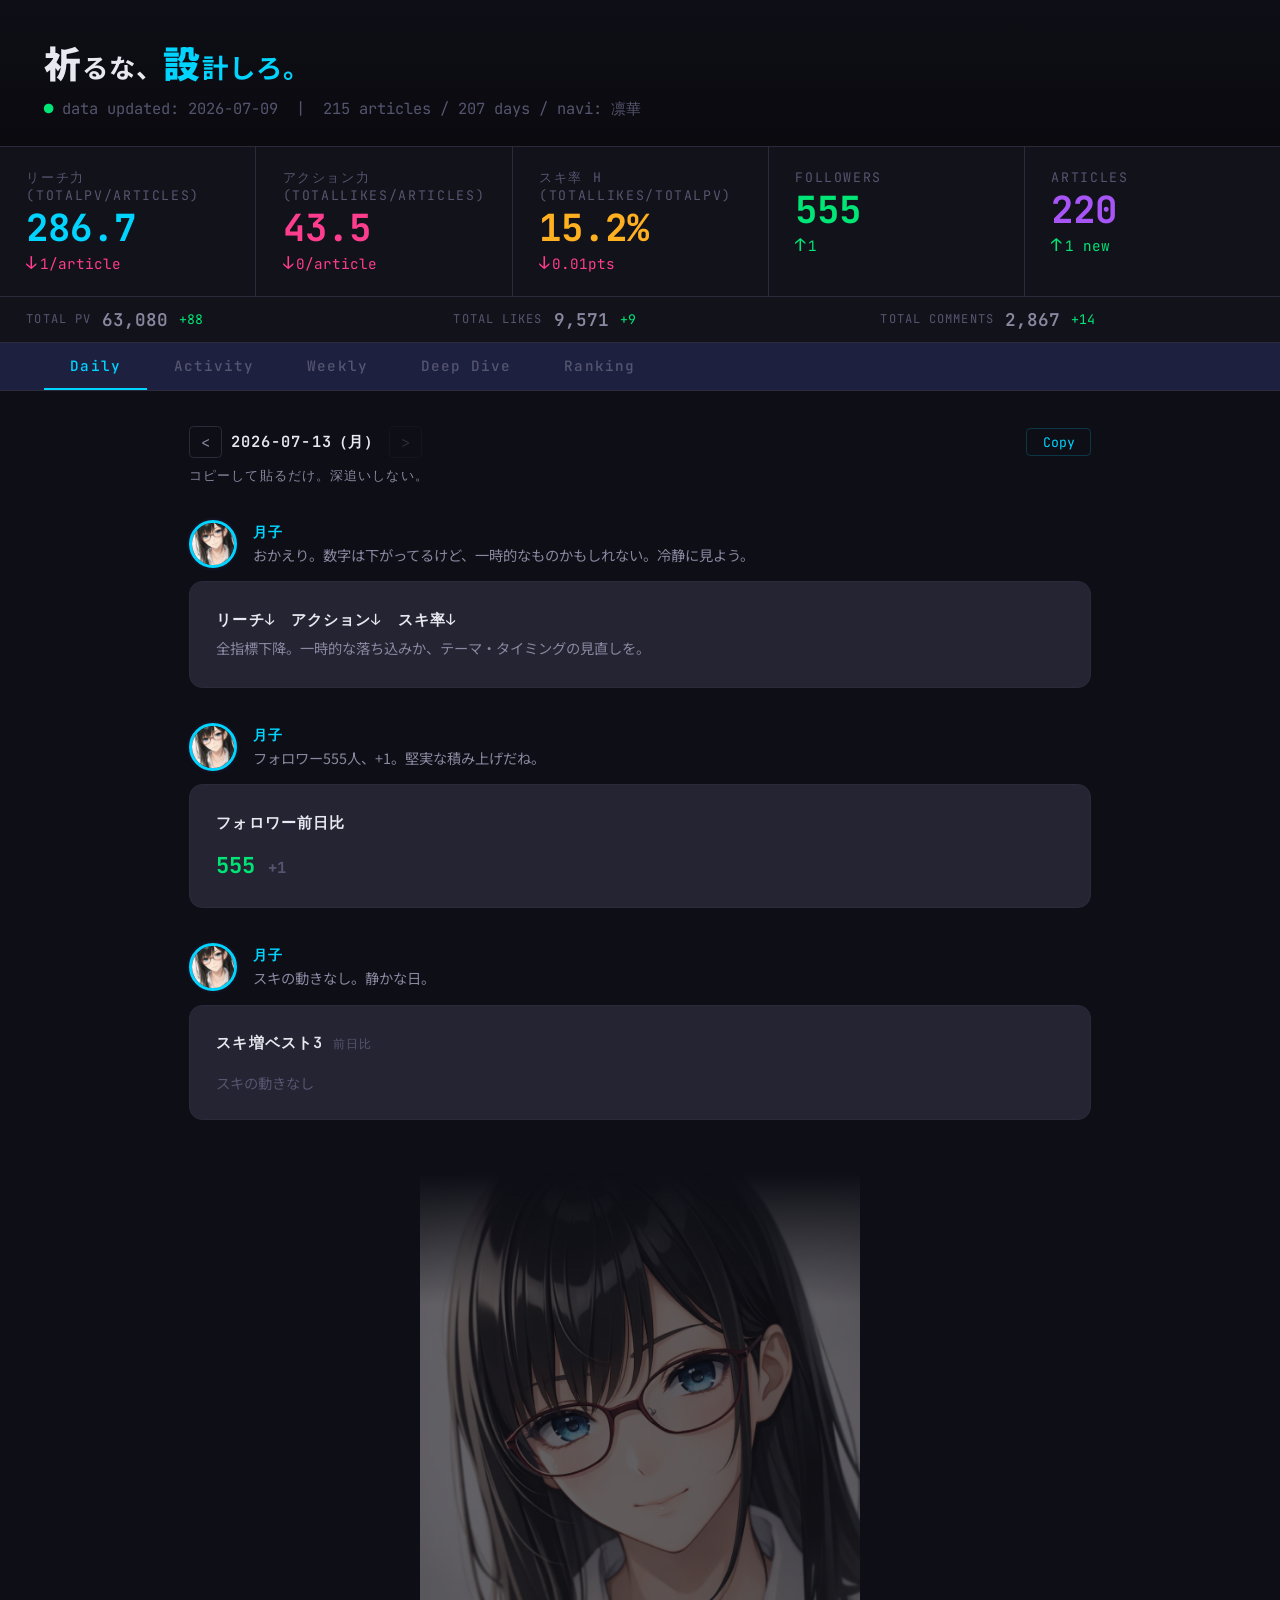
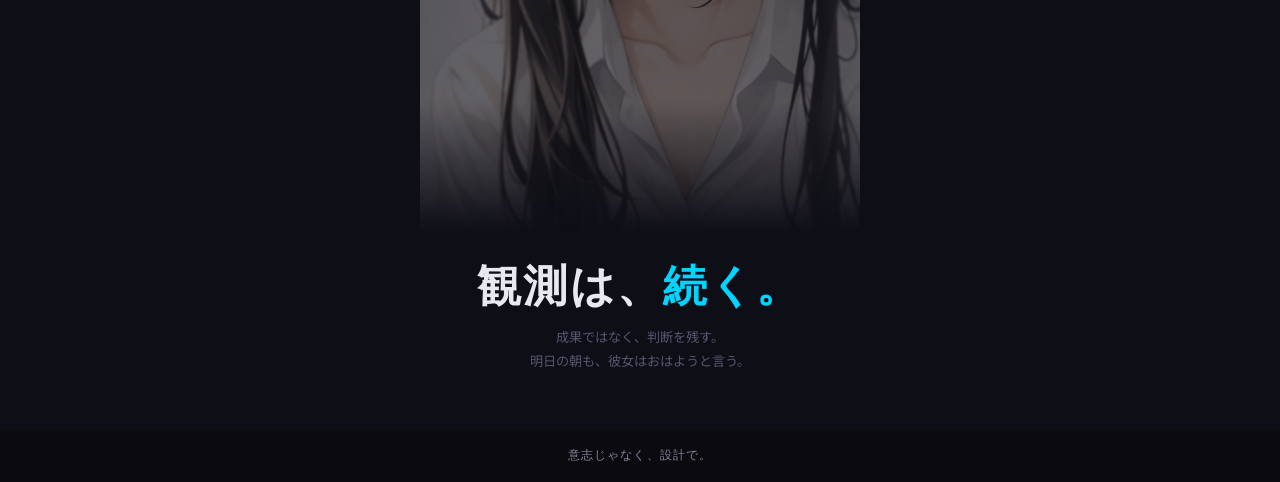
<file: index.html>
<!DOCTYPE html>
<html lang="ja">
<head>
<meta charset="UTF-8">
<meta name="viewport" content="width=device-width, initial-scale=1.0">
<title>祈るな、設計しろ。</title>
<link href="https://fonts.googleapis.com/css2?family=JetBrains+Mono:wght@300;400;500;600;700&family=Noto+Sans+JP:wght@300;400;500;700&display=swap" rel="stylesheet">
<link rel="icon" id="favicon" type="image/png" href="images/favicon/eyes-mon.png">
<link rel="stylesheet" href="app.css?v=1.4.1">
</head>
<body>

<div class="app">
  <!-- Header -->
  <header class="header">
    <div class="header-top">
      <h1><span class="h1-lead">祈</span>るな、<span class="h1-lead accent">設</span><span class="accent">計しろ。</span></h1>
    </div>
    <div class="header-meta">
      <span class="header-meta-line"><span class="live">●</span> data updated: <span id="lastUpdate">--</span></span>
      <span class="header-meta-sep">&nbsp;|&nbsp;</span>
      <span class="header-meta-line"><span id="articleCount">--</span> articles / <span id="daysSinceStart">--</span> days / navi: <span id="navigatorName">--</span></span>
    </div>
  </header>

  <!-- KPI Strip -->
  <div class="kpi-strip">
    <div class="kpi-item">
      <div class="kpi-label">リーチ力 (TotalPV/articles)</div>
      <div class="kpi-value cyan" id="kpiReach">--</div>
      <div class="kpi-sub" id="kpiReachSub"></div>
    </div>
    <div class="kpi-item">
      <div class="kpi-label">アクション力 (TotalLikes/articles)</div>
      <div class="kpi-value pink" id="kpiAction">--</div>
      <div class="kpi-sub" id="kpiActionSub"></div>
    </div>
    <div class="kpi-item">
      <div class="kpi-label">スキ率 η (TotalLikes/TotalPV)</div>
      <div class="kpi-value amber" id="kpiEta">--</div>
      <div class="kpi-sub" id="kpiEtaSub"></div>
    </div>
    <div class="kpi-item">
      <div class="kpi-label">Followers</div>
      <div class="kpi-value green" id="kpiFollowers">--</div>
      <div class="kpi-sub" id="kpiFollowersSub"></div>
    </div>
    <div class="kpi-item">
      <div class="kpi-label">Articles</div>
      <div class="kpi-value purple" id="kpiArticles">--</div>
      <div class="kpi-sub" id="kpiArticlesSub"></div>
    </div>
  </div>

  <!-- Detail KPI (Total PV / Likes / Comments) -->
  <div class="kpi-strip kpi-strip-sub">
    <div class="kpi-item-sub">
      <span class="kpi-sub-label">Total PV</span>
      <span class="kpi-sub-value" id="kpiPV">--</span>
      <span class="kpi-sub-diff" id="kpiPVsub"></span>
    </div>
    <div class="kpi-item-sub">
      <span class="kpi-sub-label">Total Likes</span>
      <span class="kpi-sub-value" id="kpiLikes">--</span>
      <span class="kpi-sub-diff" id="kpiLikesSub"></span>
    </div>
    <div class="kpi-item-sub">
      <span class="kpi-sub-label">Total Comments</span>
      <span class="kpi-sub-value" id="kpiComments">--</span>
      <span class="kpi-sub-diff" id="kpiCommentsSub"></span>
    </div>
  </div>

  <!-- Tab Bar -->
  <div class="tab-bar" id="tabBar">
    <button class="tab-bar-btn active" data-tab="daily">Daily</button>
    <button class="tab-bar-btn" data-tab="activity">Activity</button>
    <button class="tab-bar-btn" data-tab="weekly">Weekly</button>
    <button class="tab-bar-btn" data-tab="deepdive">Deep Dive</button>
    <button class="tab-bar-btn" data-tab="ranking">Ranking</button>
  </div>

  <!-- Daily Tab -->
  <div class="tab-content active" id="tabDaily">
    <div class="weekly-container">
      <div class="daily-toolbar">
        <div class="daily-toolbar-nav">
          <button class="commentary-nav" onclick="navigateDailyDate(-1)" id="dailyPrev" title="前日">&lt;</button>
          <span class="daily-toolbar-date" id="dailyDate">--</span>
          <button class="commentary-nav" onclick="navigateDailyDate(1)" id="dailyNext" title="翌日">&gt;</button>
        </div>
        <button class="commentary-copy" onclick="copyDailyMemo()">Copy</button>
      </div>
      <div class="weekly-header-text">コピーして貼るだけ。深追いしない。</div>
      <div id="dailyContent"></div>
      <div class="daily-closing" id="dailyClosing"></div>
    </div>
  </div>

  <!-- Activity Tab -->
  <div class="tab-content" id="tabActivity">
    <div class="weekly-container">
      <div class="weekly-header-text">つながりを確認して、スキ活に行く。</div>
      <div id="activityContent"></div>
    </div>
  </div>

  <!-- Weekly Tab -->
  <div class="tab-content" id="tabWeekly">
    <div class="weekly-container">
      <div class="weekly-toolbar">
        <div class="weekly-header-text">振り返って、来週を設計する。</div>
        <button class="commentary-copy" onclick="copyWeeklyReport()">レポートをコピー</button>
      </div>
      <div id="weeklyContent"></div>
    </div>
  </div>

  <!-- Deep Dive Tab -->
  <div class="tab-content" id="tabDeepdive">
    <div class="weekly-container">
      <div class="weekly-header-text">設計した。次は、検証だ。</div>
      <div id="deepDiveContent"></div>
    </div>
  </div><!-- /tabDeepdive -->

  <!-- Ranking Tab -->
  <div class="tab-content" id="tabRanking">
    <div class="weekly-container">
      <div class="weekly-header-text">早くスキした人が、勝ち。</div>
      <div style="font-size:12px;color:var(--accent-amber);margin-top:4px;margin-bottom:12px">記事の公開から早くスキしてくれた人ほど、ポイントが高くなります。</div>
      <div id="rankingContent"></div>
    </div>
  </div>

  <footer class="footer">
    意志じゃなく、設計で。
  </footer>
</div>

<!-- Suki Screenshot Modal -->
<div id="sukiScreenshotModal" style="display:none;position:fixed;inset:0;z-index:100;background:rgba(0,0,0,0.7);overflow:auto" onclick="if(event.target===this)closeSukiScreenshot()">
  <div style="max-width:900px;margin:40px auto;position:relative">
    <button onclick="closeSukiScreenshot()" style="position:absolute;top:8px;right:12px;background:none;border:none;font-size:24px;color:#666;cursor:pointer">&times;</button>
    <div id="sukiScreenshotContent"></div>
  </div>
</div>

<!-- Tooltip -->
<div class="tooltip" id="tooltip">
  <div class="tooltip-title" id="tooltipTitle"></div>
  <div class="tooltip-row" id="tooltipBody"></div>
</div>

<script src="girl-lines.js?v=1.4.0"></script>
<script src="app.js?v=1.4.1"></script>
</body>
</html>
</file>
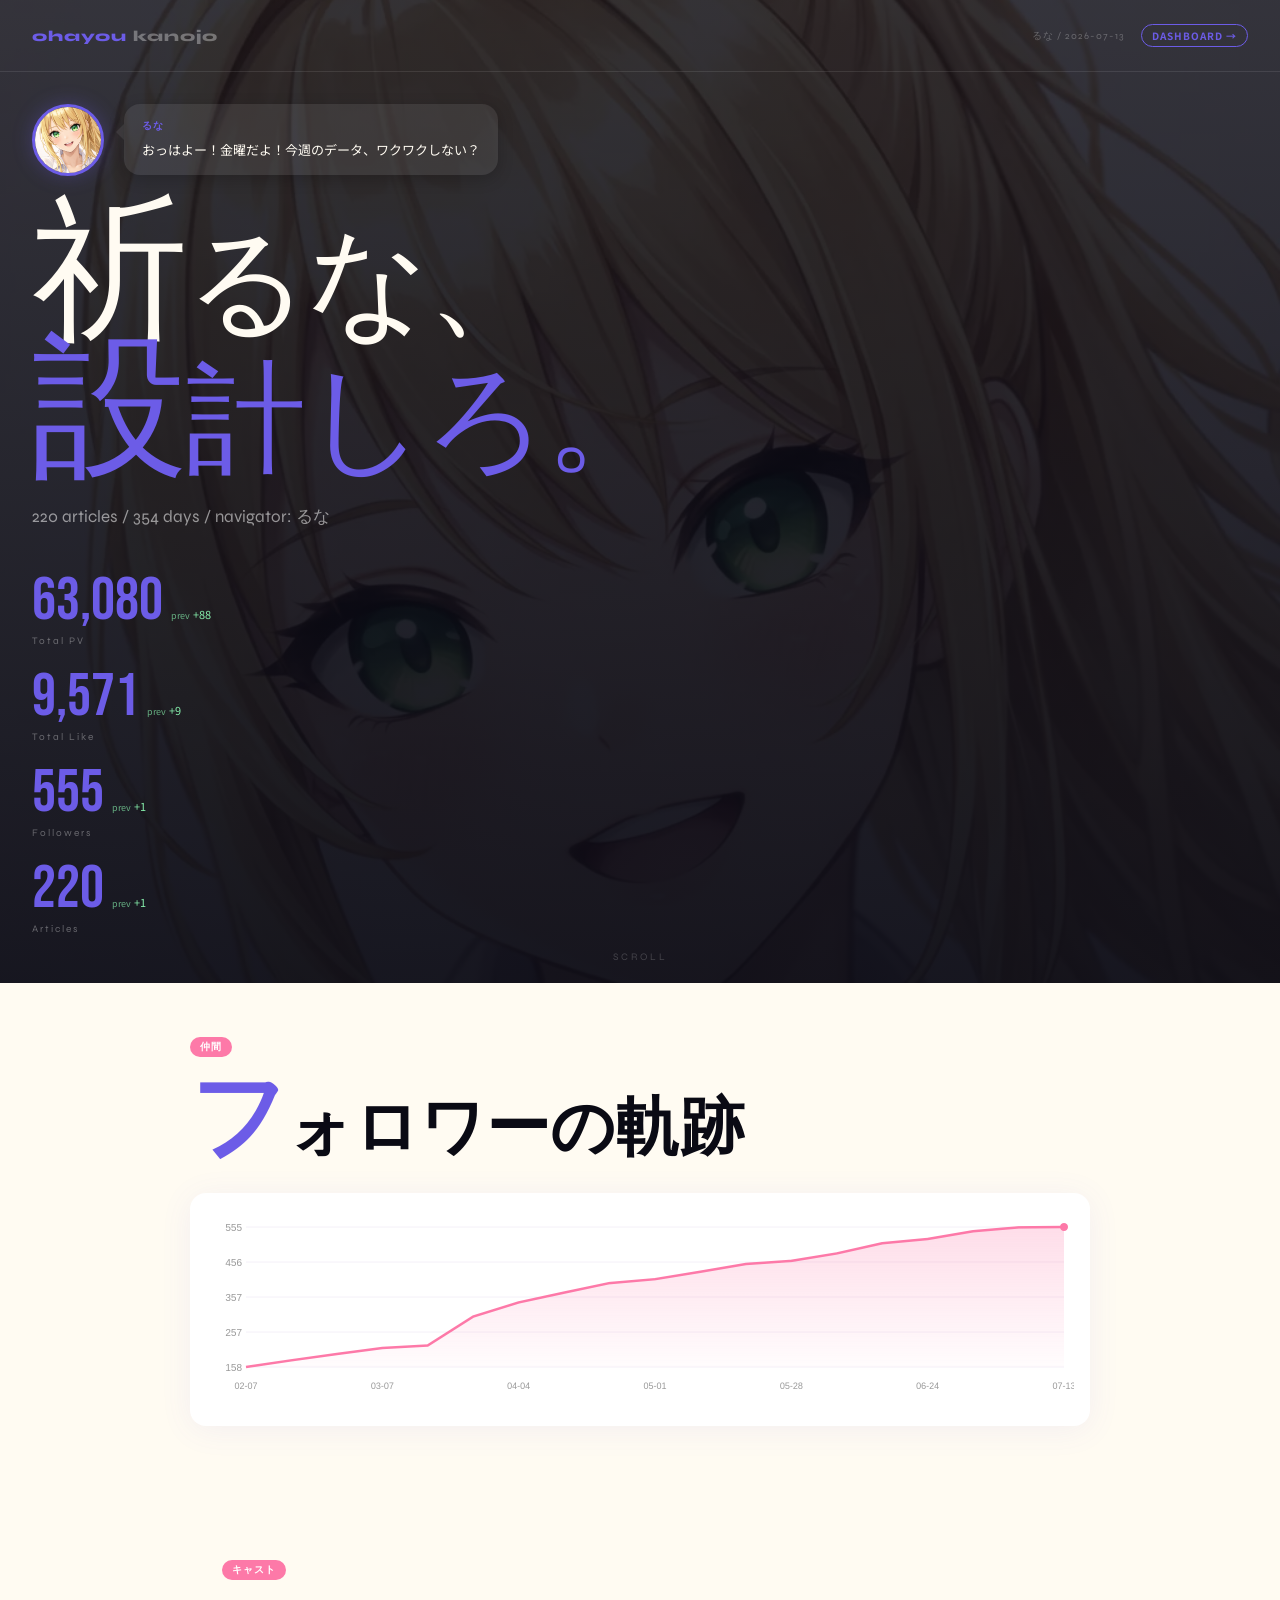
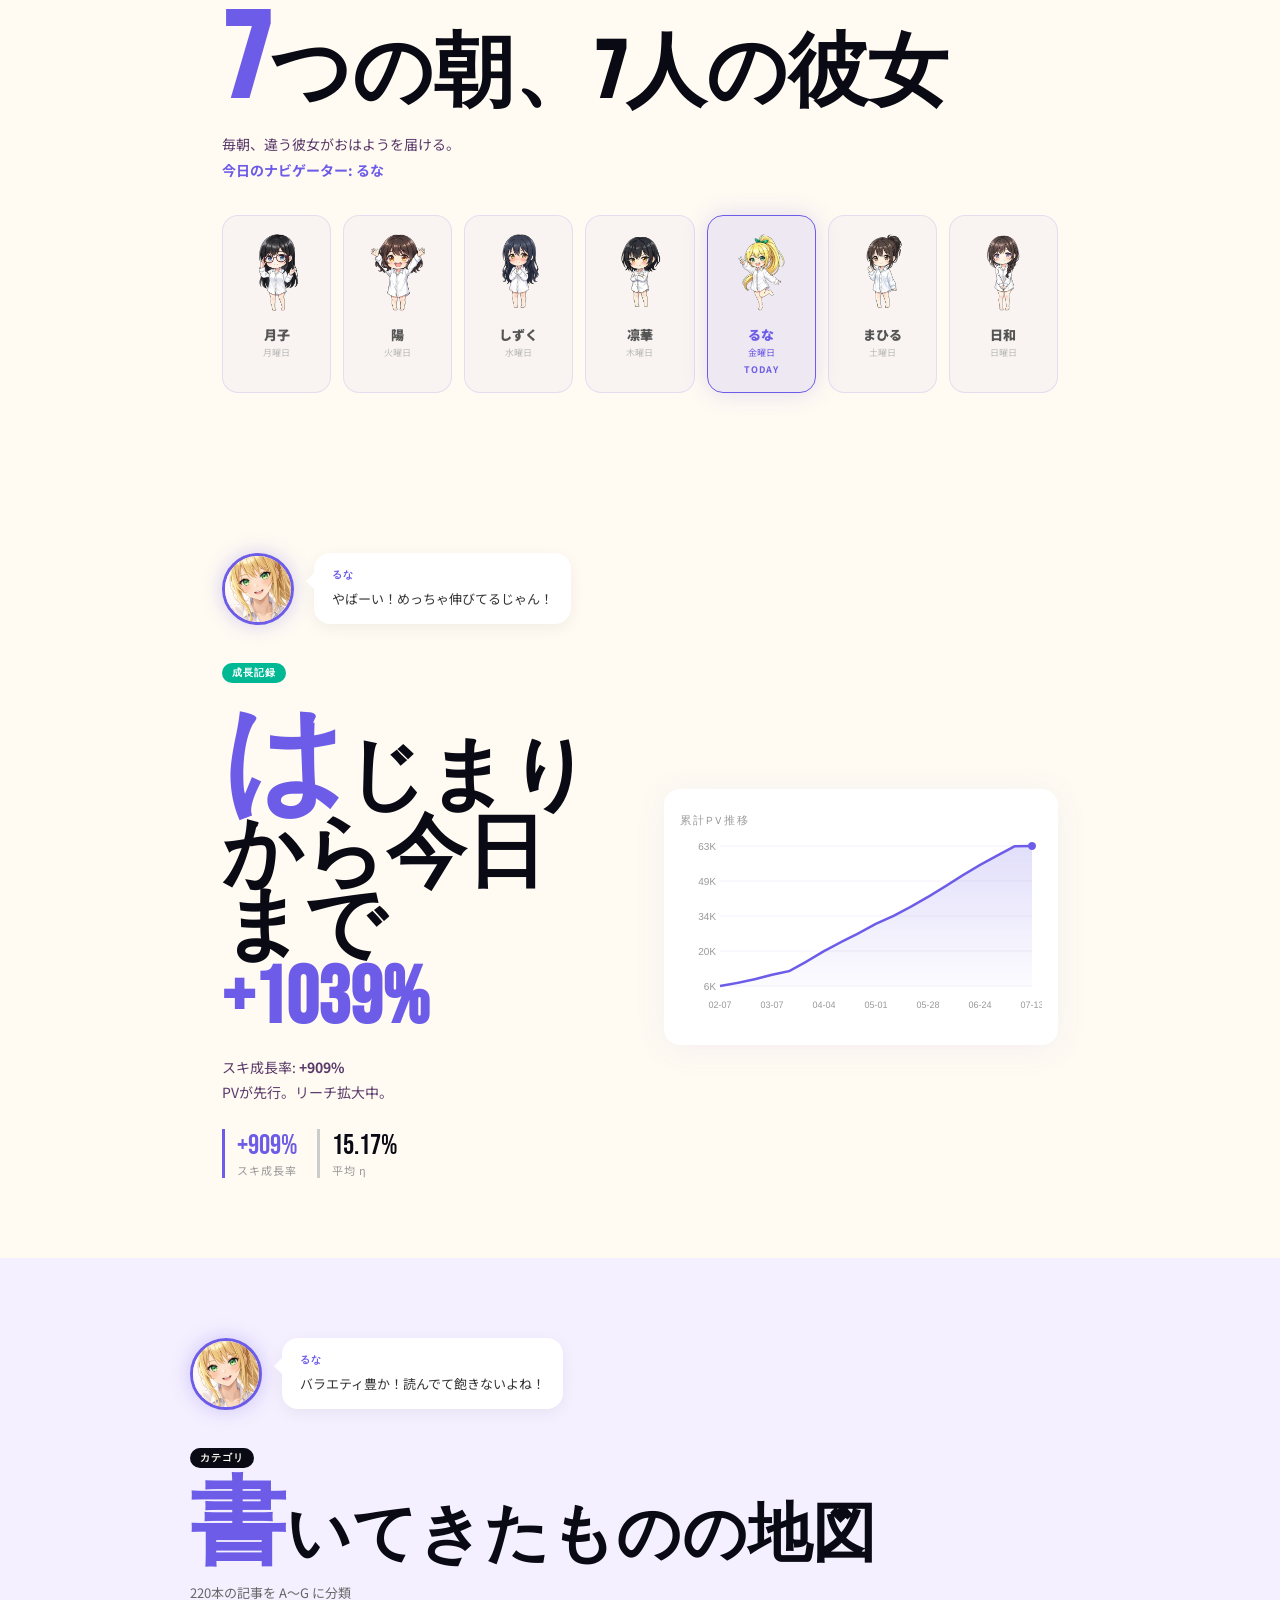
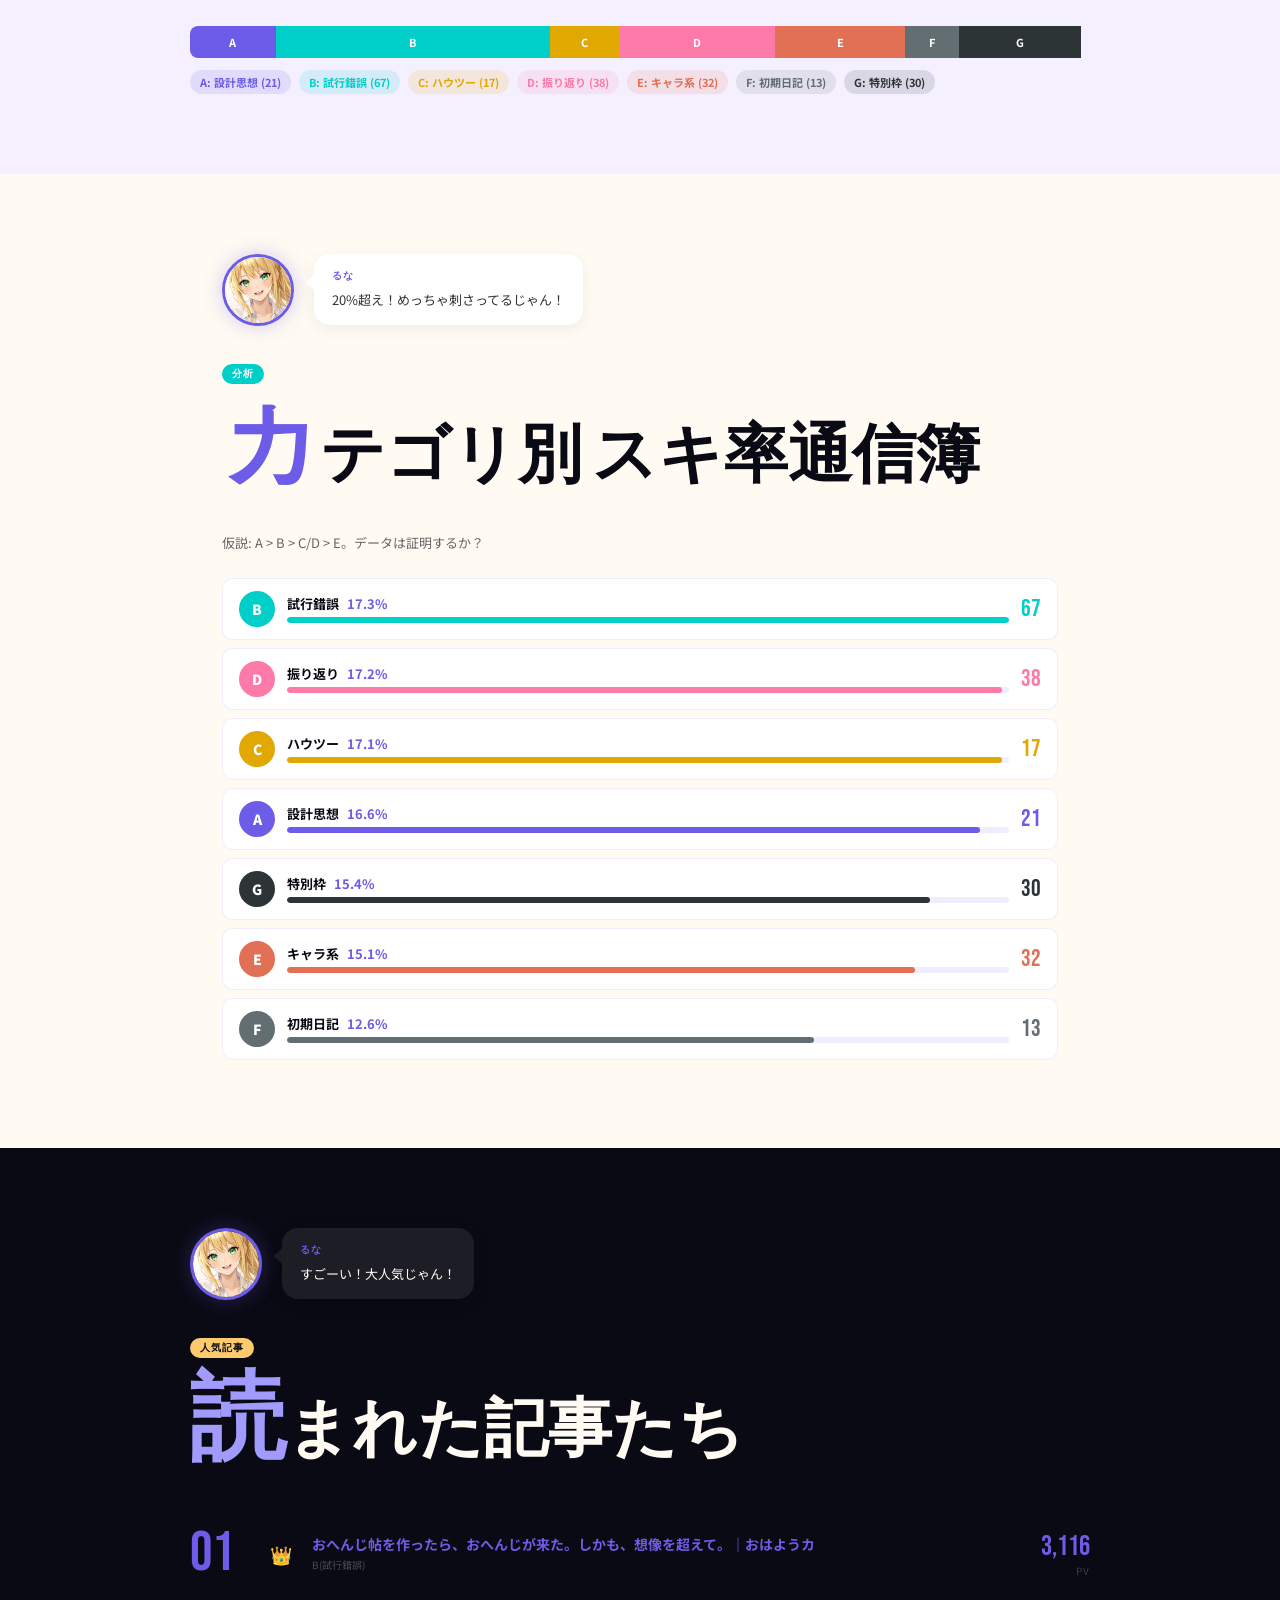
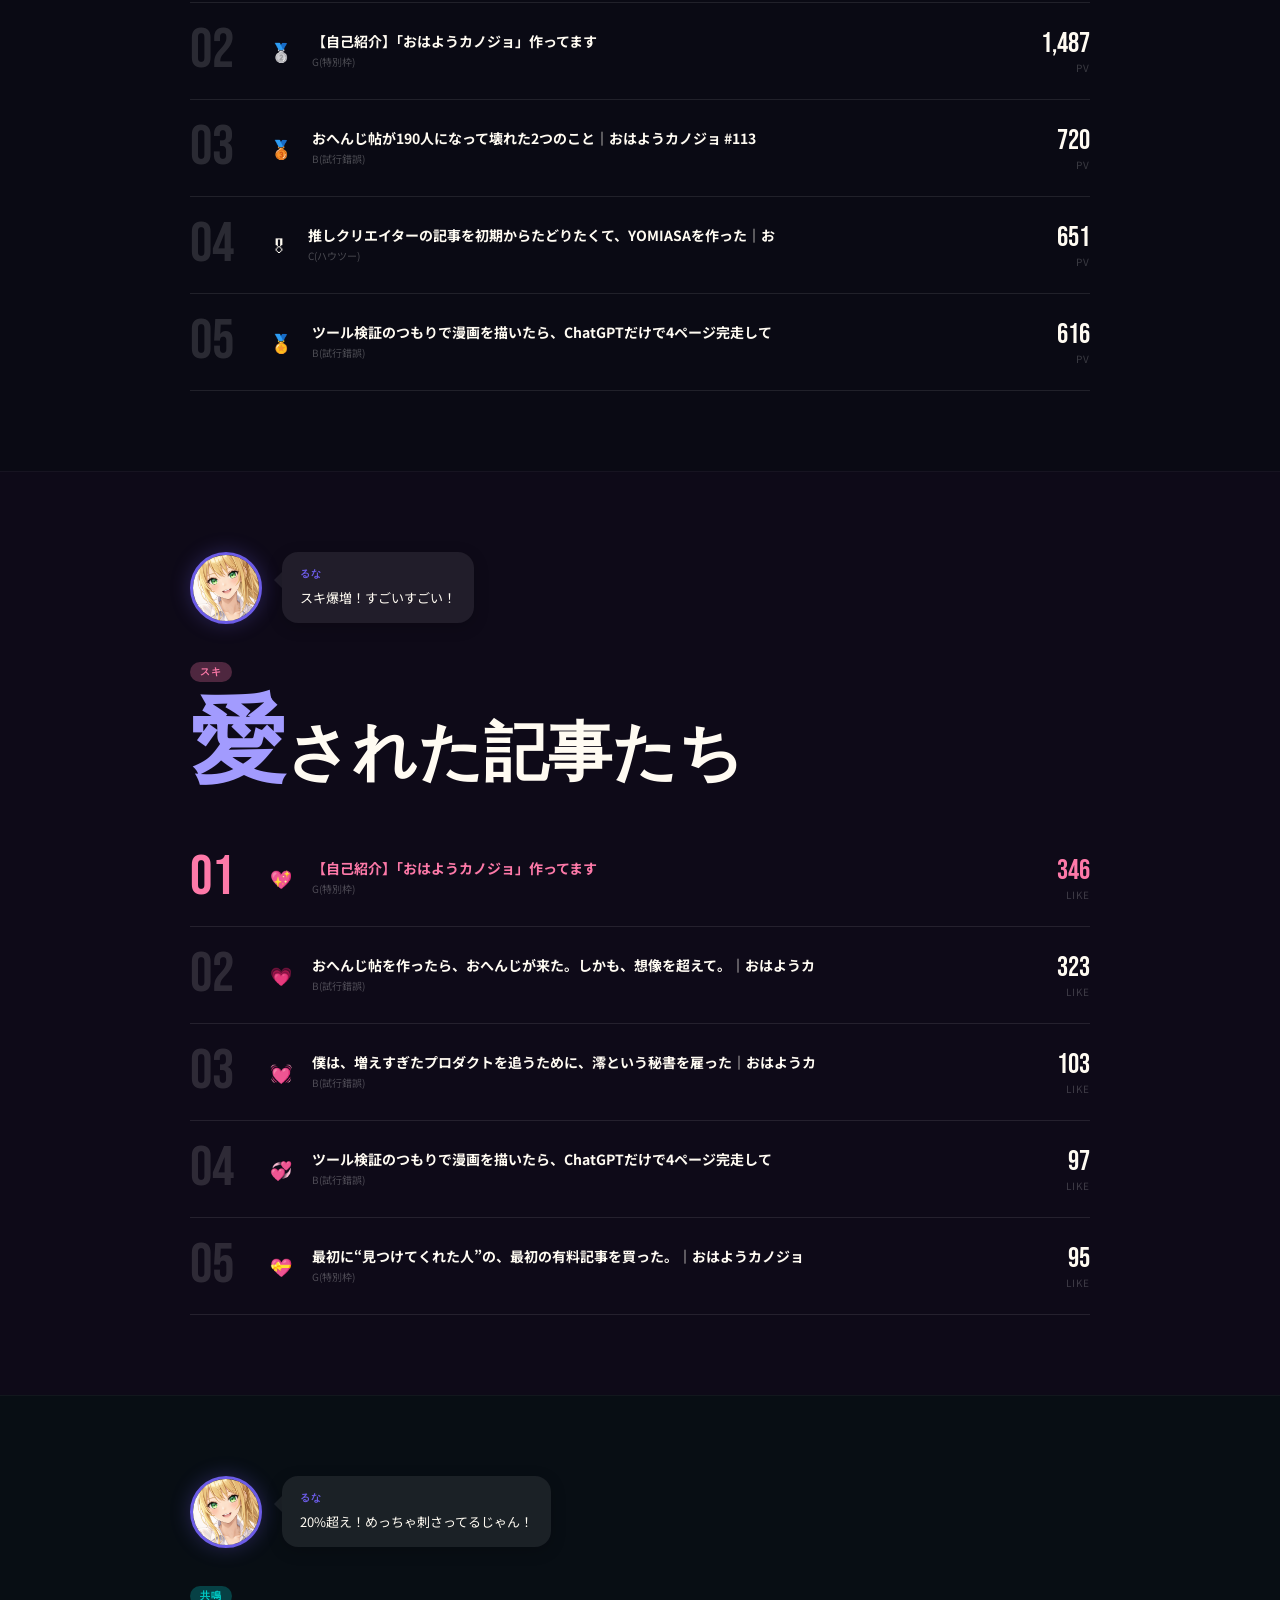
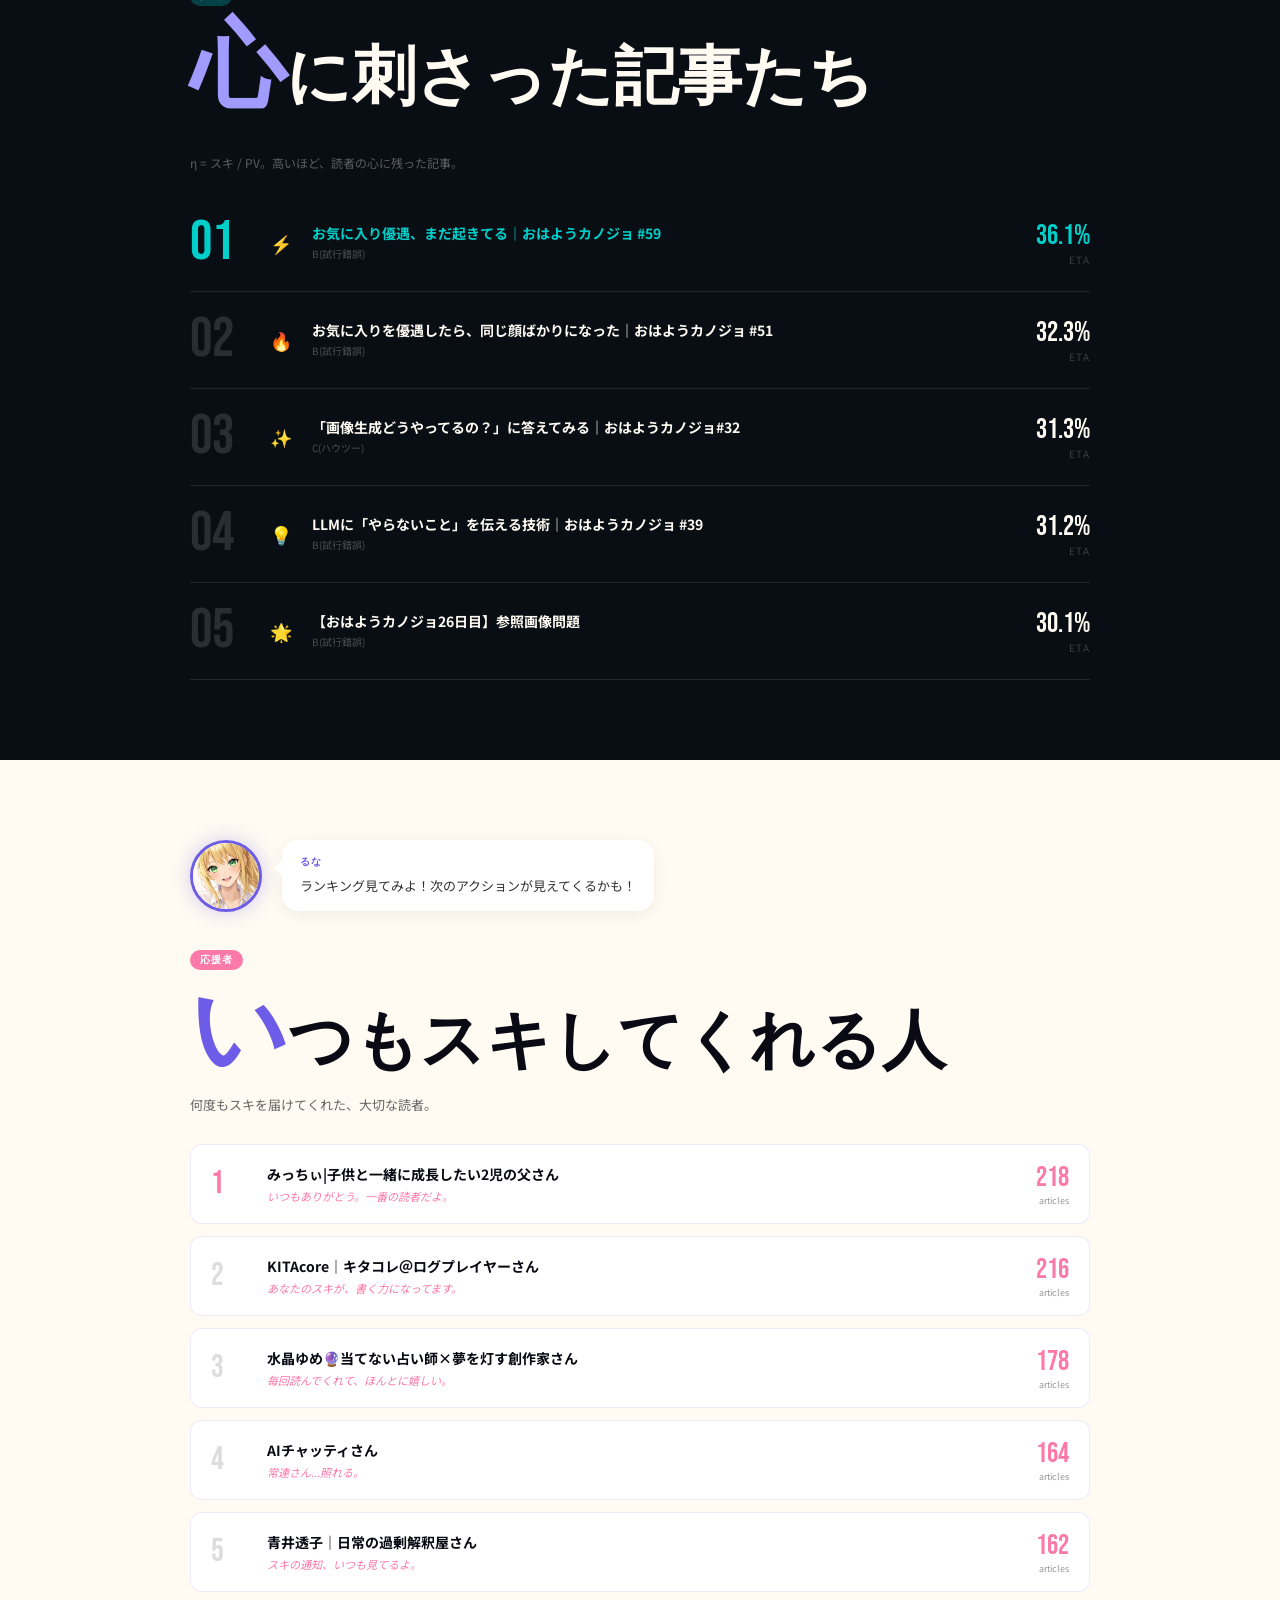
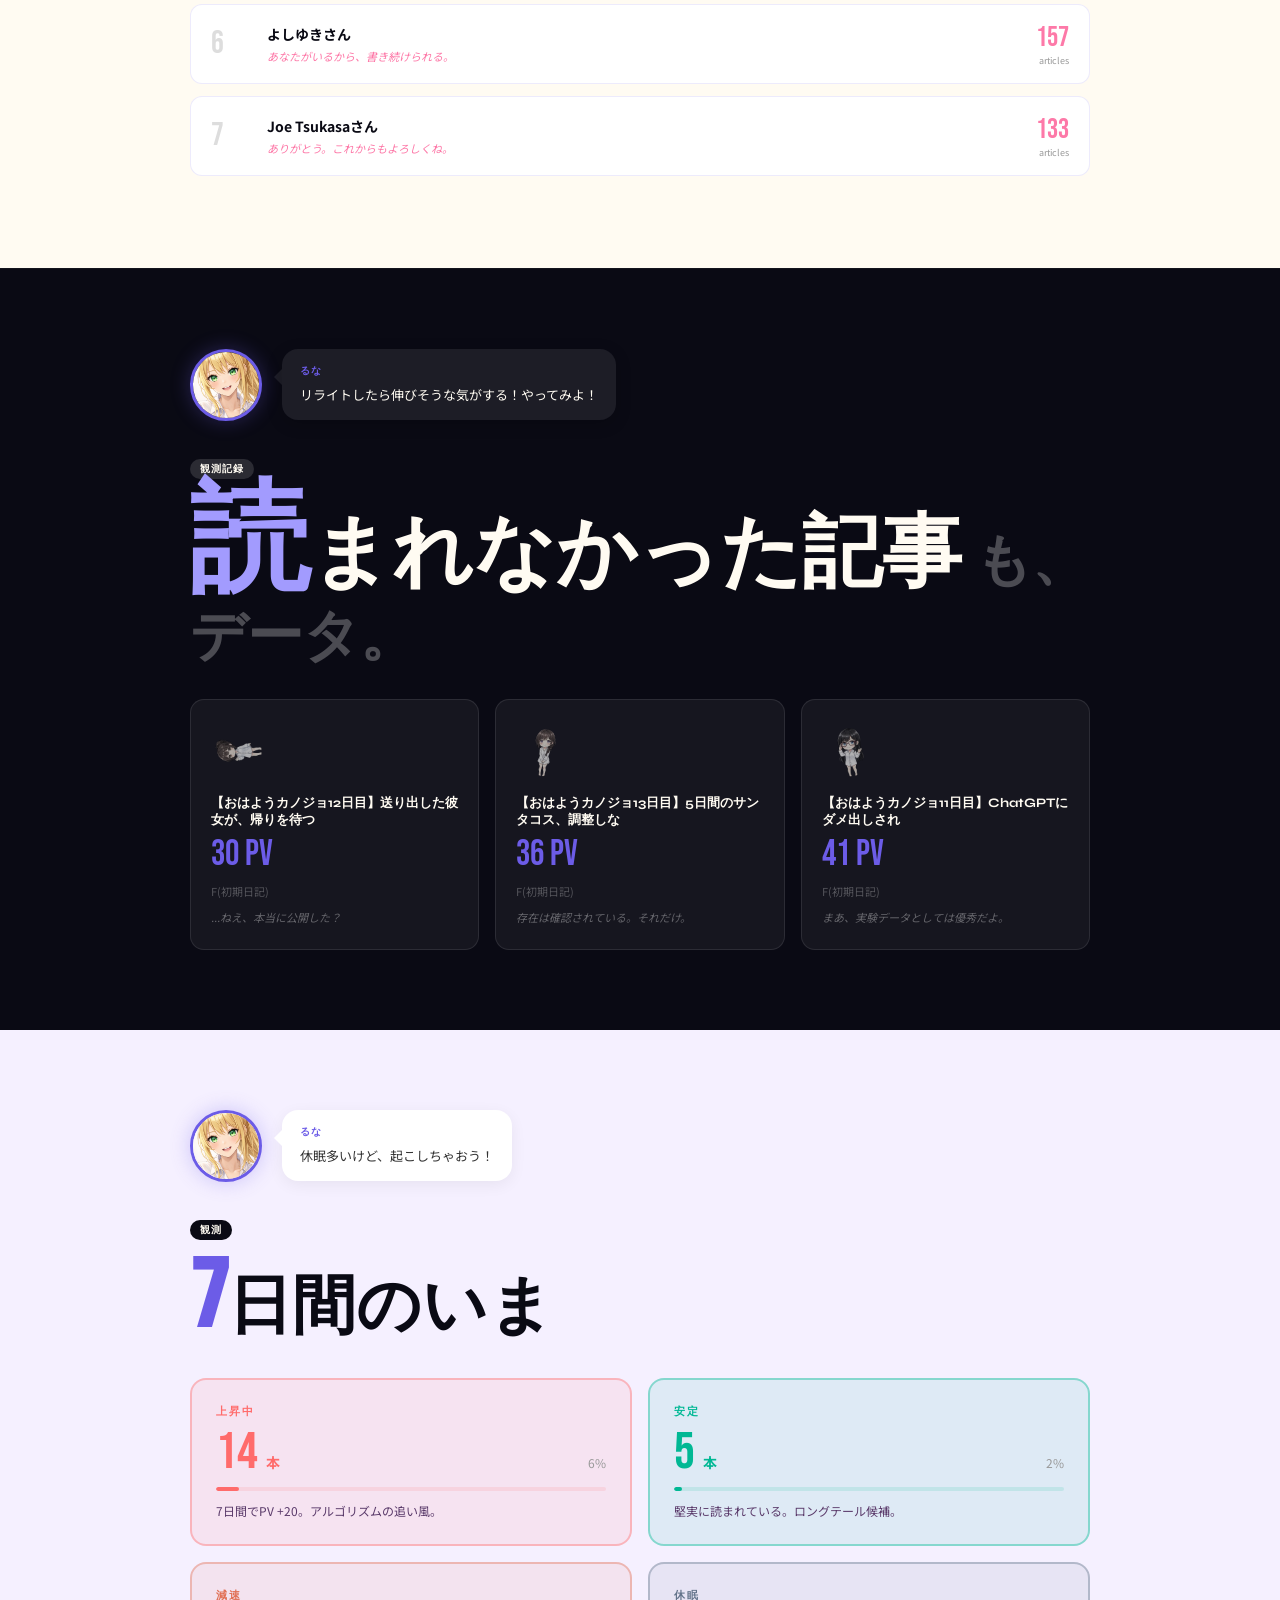
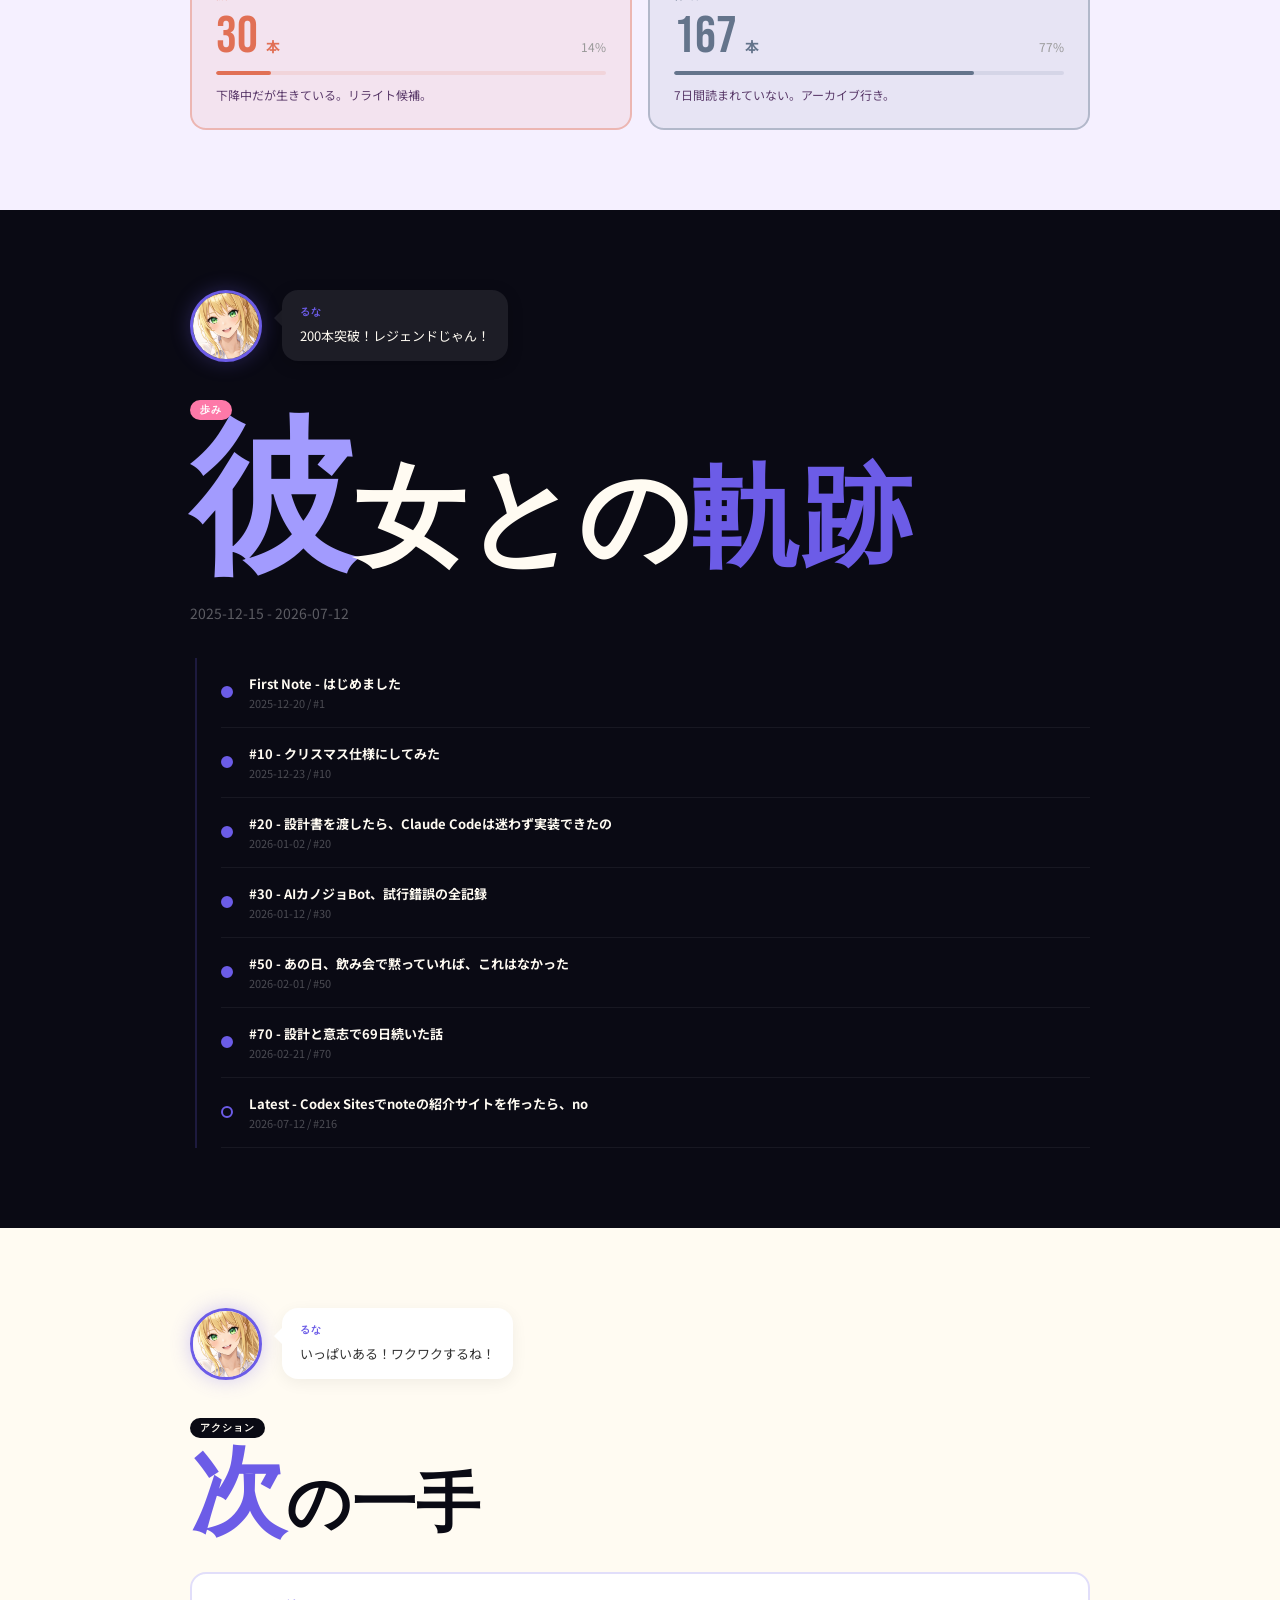
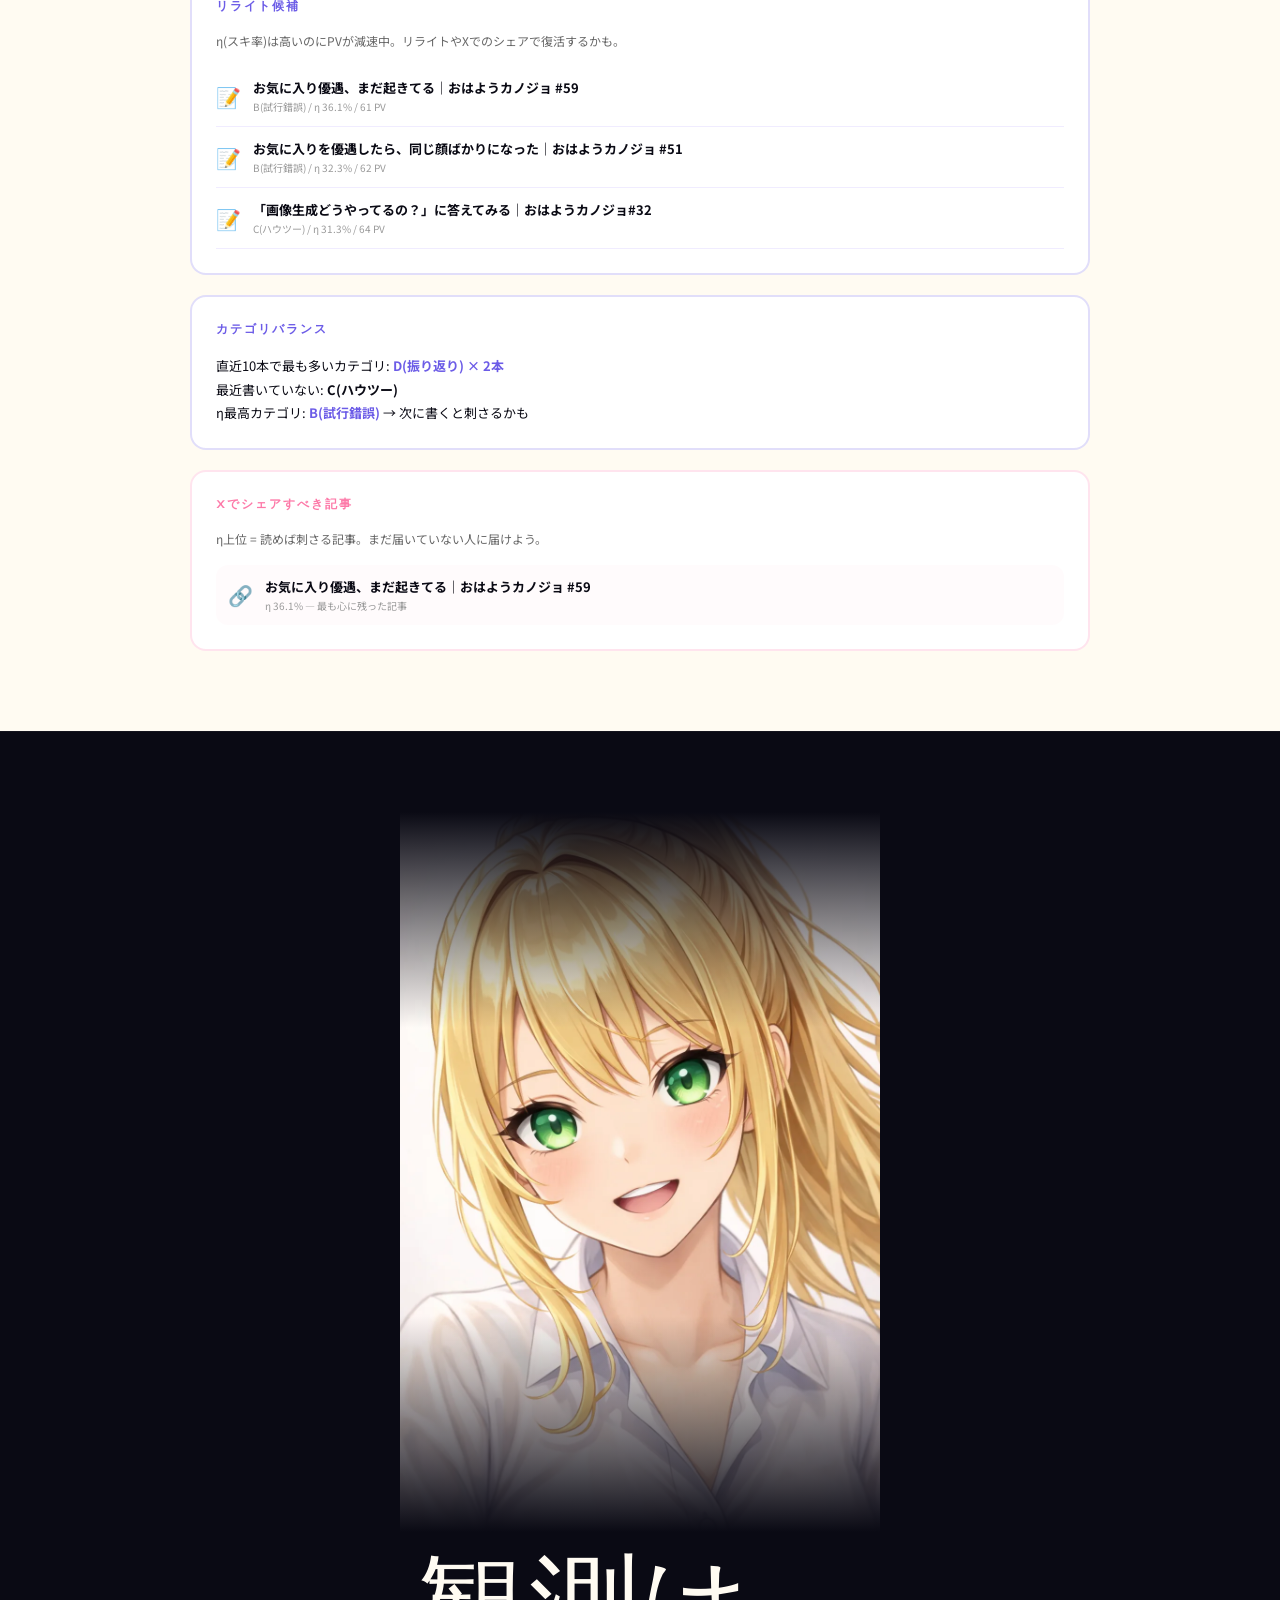
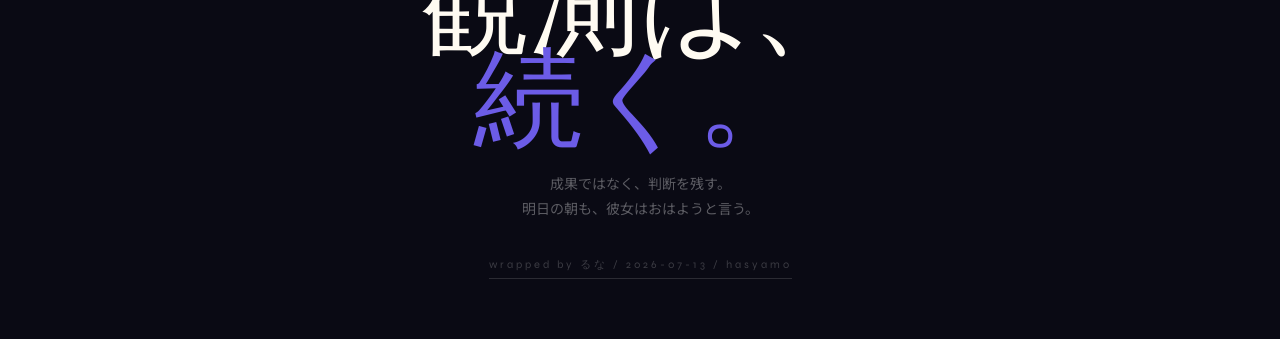
<file: wrapped.html>
<!DOCTYPE html>
<html lang="ja">
<head>
<meta charset="UTF-8">
<meta name="viewport" content="width=device-width, initial-scale=1.0">
<title>ohayou kanojo wrapped</title>
<link href="https://fonts.googleapis.com/css2?family=Bebas+Neue&family=Noto+Sans+JP:wght@400;700;900&family=Syne:wght@700;800&display=swap" rel="stylesheet">
<style>
@keyframes fadeUp{from{opacity:0;transform:translateY(28px)}to{opacity:1;transform:translateY(0)}}
@keyframes ticker{from{transform:translateX(0)}to{transform:translateX(-50%)}}
@keyframes shimmer{0%{background-position:-400px 0}100%{background-position:400px 0}}
@keyframes float{0%,100%{transform:translateY(0)}50%{transform:translateY(-8px)}}
@keyframes fadeInSlow{from{opacity:0}to{opacity:1}}
@keyframes breathe{0%,100%{opacity:.15}50%{opacity:.25}}
.fu{animation:fadeUp .7s cubic-bezier(.22,1,.36,1) both}
.d1{animation-delay:.1s}.d2{animation-delay:.2s}.d3{animation-delay:.35s}.d4{animation-delay:.5s}
*{box-sizing:border-box;margin:0;padding:0;}

:root{
  --ink:#0a0a14;
  --cream:#fffbf2;
  --accent:#6c5ce7;
  --accent2:#a29bfe;
  --pink:#fd79a8;
  --cyan:#00cec9;
  --gold:#fdcb6e;
  --red:#ff6b6b;
  --green:#00b894;
  --font-display:'Bebas Neue',sans-serif;
  --font-head:'Syne',sans-serif;
  --font-body:'Noto Sans JP',sans-serif;
}

body{
  background:var(--cream);
  color:var(--ink);
  font-family:var(--font-body);
  min-height:100vh;
  overflow-x:hidden;
}

.ticker-wrap{
  overflow:hidden;white-space:nowrap;
  border-top:2px solid var(--ink);border-bottom:2px solid var(--ink);
  padding:10px 0;background:#f0ecff;
}
.ticker-inner{
  display:inline-block;animation:ticker 26s linear infinite;
  font-family:var(--font-display);font-size:14px;letter-spacing:2px;color:var(--accent);
}

.badge{
  display:inline-block;padding:3px 10px;border-radius:20px;
  font-size:10px;font-family:var(--font-head);font-weight:700;
  letter-spacing:1px;text-transform:uppercase;
}

.sec{padding:80px 32px;}

.dc::first-letter{
  font-size:1.5em;
  font-weight:900;
  color:var(--accent);
}
.dc-light::first-letter{
  font-size:1.5em;
  font-weight:900;
  color:var(--accent2);
}

/* Navigator - character + speech bubble */
.navi{
  display:flex;gap:20px;align-items:flex-start;margin-bottom:32px;
}
.navi-img{
  width:72px;height:72px;border-radius:50%;object-fit:cover;
  border:3px solid var(--accent);flex-shrink:0;
  box-shadow:0 0 20px rgba(108,92,231,0.3);
}
.navi-bubble{
  position:relative;background:#fff;border-radius:16px;padding:14px 18px;
  font-size:13px;line-height:1.7;color:#333;
  box-shadow:0 4px 16px rgba(0,0,0,0.06);
  max-width:500px;
}
.navi-bubble::before{
  content:'';position:absolute;left:-8px;top:20px;
  border:8px solid transparent;border-right-color:#fff;border-left:0;
}
.navi-bubble-dark{
  background:rgba(255,255,255,0.08);color:var(--cream);
  box-shadow:0 4px 16px rgba(0,0,0,0.2);
}
.navi-bubble-dark::before{border-right-color:rgba(255,255,255,0.08);}
.navi-name{font-size:10px;color:var(--accent);font-weight:700;font-family:var(--font-head);letter-spacing:1px;margin-bottom:4px;}

.growth-grid{display:grid;grid-template-columns:1fr 1fr;gap:48px;align-items:center;}
.stat-row{display:flex;flex-direction:column;gap:20px;margin-top:40px;}

.chibi-grid{display:grid;grid-template-columns:repeat(7,1fr);gap:12px;margin-top:32px;}
.chibi-card{
  text-align:center;border-radius:16px;padding:16px 8px;
  border:1px solid rgba(108,92,231,0.15);background:rgba(108,92,231,0.04);
  transition:all .3s;cursor:default;
}
.chibi-card:hover{transform:translateY(-4px);box-shadow:0 8px 24px rgba(108,92,231,0.15);}
.chibi-card img{width:80px;height:80px;object-fit:contain;animation:float 3s ease-in-out infinite;}
.chibi-card:nth-child(2) img{animation-delay:.3s}
.chibi-card:nth-child(3) img{animation-delay:.6s}
.chibi-card:nth-child(4) img{animation-delay:.9s}
.chibi-card:nth-child(5) img{animation-delay:1.2s}
.chibi-card:nth-child(6) img{animation-delay:1.5s}
.chibi-card:nth-child(7) img{animation-delay:1.8s}
.chibi-card.today{border-color:var(--accent);background:rgba(108,92,231,0.12);box-shadow:0 0 24px rgba(108,92,231,0.2);}

.cat-bar{display:flex;height:32px;border-radius:8px;overflow:hidden;margin:12px 0;}
.cat-bar div{display:flex;align-items:center;justify-content:center;font-size:11px;font-weight:700;color:#fff;transition:width 1s;}

.fan-card{
  display:flex;align-items:center;gap:16px;padding:16px 20px;
  border-radius:12px;border:1px solid rgba(108,92,231,0.12);
  background:#fff;transition:all .3s;
}
.fan-card:hover{transform:translateX(4px);box-shadow:0 4px 16px rgba(108,92,231,0.1);}

.eta-item{
  padding:12px 16px;border-radius:10px;
  border:1px solid rgba(108,92,231,0.1);background:#fff;
  display:flex;align-items:center;gap:12px;
}

.worst-card{
  transition:all .3s;cursor:pointer;-webkit-tap-highlight-color:transparent;
  border-radius:14px;padding:24px 20px;
}
.worst-card:hover{transform:translateY(-3px);}

.chart-container{
  background:#fff;border-radius:16px;padding:24px 16px;
  box-shadow:0 4px 32px rgba(108,92,231,0.08);
  overflow:hidden;
}

.milestone{
  display:flex;align-items:center;gap:16px;padding:16px 0;
  border-bottom:1px solid rgba(255,255,255,0.06);
}
.milestone-dot{
  width:12px;height:12px;border-radius:50%;flex-shrink:0;
  border:2px solid var(--accent);
}
.milestone-dot.filled{background:var(--accent);}

/* Responsive */
@media(min-width:641px) and (max-width:900px){
  .sec{padding:64px 24px;}
  .growth-grid{grid-template-columns:1fr;gap:32px;}
  .chibi-grid{grid-template-columns:repeat(4,1fr);}
}
@media(max-width:640px){
  .sec{padding:52px 16px;}
  .growth-grid{grid-template-columns:1fr;gap:24px;}
  .chibi-grid{grid-template-columns:repeat(4,1fr);gap:8px;}
  .chibi-card{padding:10px 4px;}
  .chibi-card img{width:56px;height:56px;}
  .navi-img{width:56px;height:56px;}
  .navi-bubble{font-size:12px;padding:12px 14px;}
  .navi{gap:12px;}
  .action-card{padding:16px !important;}
  .action-card a,.action-card .action-title{white-space:normal !important;word-break:break-all;}
  .worst-grid{grid-template-columns:1fr !important;gap:12px !important;}
  .worst-card{padding:12px !important;}
  .trend-grid{grid-template-columns:1fr !important;gap:12px !important;}
  .cat-bar{font-size:10px;}
  .chart-container{padding:16px 8px;}
}
</style>
</head>
<body>
<div id="app" style="overflow-x:hidden">
  <div style="display:flex;align-items:center;justify-content:center;min-height:100vh;font-size:14px;color:#999;">
    Loading...
  </div>
</div>

<script src="girl-lines.js?v=1"></script>
<script>
const INK = '#0a0a14';
const CREAM = '#fffbf2';
const ACCENT = '#6c5ce7';
const PINK = '#fd79a8';
const CYAN = '#00cec9';
const GOLD = '#fdcb6e';
const GREEN = '#00b894';
const RED = '#ff6b6b';

const DAYS_JA = ['月','火','水','木','金','土','日'];
const CHIBI_FILES = ['mon','tue','wed','thu','fri','sat','sun'];
const CHIBI_NAMES = ['月子','陽','しずく','凛華','るな','まひる','日和'];
const CHIBI_READING = ['つきこ','よう','しずく','りんか','るな','まひる','ひより'];

// JS getDay: 0=Sun,1=Mon...6=Sat -> map to our 0=Mon...6=Sun
const _dayParam = new URLSearchParams(location.search).get('day');
const RAW_DAY = _dayParam !== null ? parseInt(_dayParam) : new Date().getDay();
const TODAY_IDX = RAW_DAY === 0 ? 6 : RAW_DAY - 1;
const TODAY_FILE = CHIBI_FILES[TODAY_IDX];
const TODAY_NAME = CHIBI_NAMES[TODAY_IDX];
function nameWithReading(i) {
  return CHIBI_NAMES[i] === CHIBI_READING[i] ? CHIBI_NAMES[i] : CHIBI_NAMES[i] + '(' + CHIBI_READING[i] + ')';
}

const CAT_NAMES = {A:'設計思想',B:'試行錯誤',C:'ハウツー',D:'振り返り',E:'キャラ系',F:'初期日記',G:'特別枠'};
const CAT_COLORS = {A:ACCENT,B:CYAN,C:'#e0a800',D:PINK,E:'#e17055',F:'#636e72',G:'#2d3436'};
const CAT_ORDER = ['A','B','C','D','E','F','G'];

// 月子: 知的でしっかり者、優しく頼れる
// 陽: 元気いっぱい、明るいムードメーカー
// しずく: 癒し系で穏やか、包み込む優しさ
// 凛華: 強気でクール、ツンデレ
// るな: 活発で明るい、ワクワク感
// まひる: リラックス、穏やか、ゆったり
// 日和: おっとり癒し系お姉さん、丁寧で優しい
function noteURL(key) { return 'https://note.com/hasyamo/n/' + key; }

let _renderData = null;

function getGirlLine(section) {
  const d = _renderData;
  const i = TODAY_IDX;
  const fallback = GIRL_LINES[section] ? GIRL_LINES[section][i] : '';

  if (!d) return fallback;

  const rules = GIRL_DYNAMIC[section];
  if (rules) {
    for (const rule of rules) {
      if (rule.cond(d)) {
        const line = rule.lines[i];
        return typeof line === 'function' ? line(d) : line;
      }
    }
  }

  return fallback;
}

// Navigator component HTML
function navi(section, dark) {
  const cls = dark ? 'navi-bubble navi-bubble-dark' : 'navi-bubble';
  return `
    <div class="navi">
      <img class="navi-img" src="images/eyes/eyes-${TODAY_FILE}.webp" alt="${TODAY_NAME}">
      <div class="${cls}">
        <div class="navi-name">${TODAY_NAME}</div>
        ${getGirlLine(section)}
      </div>
    </div>`;
}

function parseCSV(text) {
  const lines = text.trim().split('\n');
  const headers = lines[0].split(',').map(h => h.trim().replace(/^"|"$/g,''));
  return lines.slice(1).map(line => {
    const vals = []; let cur = '', inQ = false;
    for (const ch of line) {
      if (ch === '"') { inQ = !inQ; continue; }
      if (ch === ',' && !inQ) { vals.push(cur.trim()); cur = ''; } else cur += ch;
    }
    vals.push(cur.trim());
    return Object.fromEntries(headers.map((h, i) => [h, vals[i] ?? '']));
  });
}

async function loadData() {
  const base = 'data/';
  const [summaryRaw, articlesRaw, categoriesRaw, likesRaw] = await Promise.all([
    fetch(base + 'daily_summary.csv').then(r => r.text()),
    fetch(base + 'articles.csv').then(r => r.text()),
    fetch(base + 'article_categories.csv').then(r => r.text()),
    fetch(base + 'likes.csv').then(r => r.text()),
  ]);
  return compute(parseCSV(summaryRaw), parseCSV(articlesRaw), parseCSV(categoriesRaw), parseCSV(likesRaw));
}

function int(v) { return parseInt(v) || 0; }

function compute(summary, articles, categories, likes) {
  const latest = summary[summary.length - 1];
  const prev = summary[summary.length - 2] || {};
  const first = summary[0];

  const totalPV = int(latest.total_pv);
  const totalLike = int(latest.total_like);
  const totalArt = int(latest.article_count);
  const follower = int(latest.follower_count);
  const prevPV = int(prev.total_pv);
  const prevLike = int(prev.total_like);
  const prevArt = int(prev.article_count);
  const prevFollower = int(prev.follower_count);
  const firstPV = int(first.total_pv);
  const firstLike = int(first.total_like);

  const pvGrowth = firstPV > 0 ? Math.round((totalPV - firstPV) / firstPV * 100) : 0;
  const likeGrowth = firstLike > 0 ? Math.round((totalLike - firstLike) / firstLike * 100) : 0;
  const eta = totalPV > 0 ? (totalLike / totalPV * 100).toFixed(2) : '0';

  const latestDate = articles.reduce((a, b) => a.date > b.date ? a : b).date;
  const latestArticles = articles.filter(r => r.date === latestDate);

  const catMap = {};
  categories.forEach(c => { catMap[c.key] = c; });

  const catCounts = {};
  CAT_ORDER.forEach(c => catCounts[c] = 0);
  categories.forEach(c => { if (catCounts[c.category] !== undefined) catCounts[c.category]++; });

  const catEtas = {};
  CAT_ORDER.forEach(c => catEtas[c] = []);
  latestArticles.forEach(a => {
    const cat = catMap[a.key];
    if (cat && int(a.read_count) > 0) {
      catEtas[cat.category].push(int(a.like_count) / int(a.read_count));
    }
  });
  const catEtaAvg = {};
  CAT_ORDER.forEach(c => {
    const arr = catEtas[c];
    catEtaAvg[c] = arr.length > 0 ? arr.reduce((a, b) => a + b, 0) / arr.length : 0;
  });

  const top5PV = latestArticles.filter(r => int(r.read_count) > 0)
    .sort((a, b) => int(b.read_count) - int(a.read_count)).slice(0, 5)
    .map((r, i) => ({ rank: String(i+1).padStart(2,'0'), title: r.title.replace(/\|.*$/,'').slice(0,36), pv: int(r.read_count), cat: catMap[r.key]?.category || '?', key: r.key }));

  const top5Like = latestArticles.filter(r => int(r.like_count) > 0)
    .sort((a, b) => int(b.like_count) - int(a.like_count)).slice(0, 5)
    .map((r, i) => ({ rank: String(i+1).padStart(2,'0'), title: r.title.replace(/\|.*$/,'').slice(0,36), likes: int(r.like_count), cat: catMap[r.key]?.category || '?', key: r.key }));

  const top5Eta = latestArticles.filter(r => int(r.read_count) >= 30)
    .map(r => ({...r, eta: int(r.like_count) / int(r.read_count)}))
    .sort((a, b) => b.eta - a.eta).slice(0, 5)
    .map((r, i) => ({ rank: String(i+1).padStart(2,'0'), title: r.title.replace(/\|.*$/,'').slice(0,36), eta: (r.eta*100).toFixed(1), cat: catMap[r.key]?.category || '?', key: r.key }));

  const worst3 = latestArticles.filter(r => int(r.read_count) > 0)
    .sort((a, b) => int(a.read_count) - int(b.read_count)).slice(0, 3)
    .map((r, i) => ({ title: r.title.replace(/\|.*$/,'').slice(0,28), pv: int(r.read_count), cat: catMap[r.key]?.category || '?', key: r.key }));

  const fanCounts = {}, fanNames = {};
  likes.forEach(l => { const uid = l.like_user_id; if (!uid) return; fanCounts[uid] = (fanCounts[uid]||0)+1; fanNames[uid] = l.like_username; });
  const topFans = Object.entries(fanCounts).sort((a,b) => b[1]-a[1]).slice(0,7)
    .map(([uid, count], i) => ({ rank: i+1, name: fanNames[uid]||'unknown', count }));

  const step = Math.max(1, Math.floor(summary.length / 16));
  const growthChart = summary.filter((_,i) => i%step===0 || i===summary.length-1)
    .map(r => ({ d: (r.date||'').replace('2026-','').replace('2025-',''), pv: int(r.total_pv), like: int(r.total_like), follower: int(r.follower_count) }));

  // Journey milestones
  const journeyArticles = categories
    .filter(c => c.article_number && !['pre','intro','special'].includes(c.article_number))
    .sort((a, b) => int(a.article_number) - int(b.article_number));
  const journeyCount = journeyArticles.length;
  const firstArticleDate = journeyArticles.length > 0
    ? journeyArticles.reduce((a, b) => a.published_date < b.published_date ? a : b).published_date : '';
  const lastArticleDate = journeyArticles.length > 0 ? journeyArticles[journeyArticles.length - 1].published_date : '';
  const daysSinceStart = firstArticleDate
    ? Math.floor((new Date() - new Date(firstArticleDate)) / 86400000) : 0;

  // Build milestone events
  const milestones = [];
  if (journeyArticles.length > 0) milestones.push({ num: 1, title: journeyArticles[0].title.slice(0,30), date: journeyArticles[0].published_date, label: 'First Note' });
  [10,20,30,50,70].forEach(n => {
    const a = journeyArticles.find(c => int(c.article_number) === n);
    if (a) milestones.push({ num: n, title: a.title.slice(0,30), date: a.published_date, label: `#${n}` });
  });
  if (journeyArticles.length > 1) {
    const last = journeyArticles[journeyArticles.length - 1];
    milestones.push({ num: int(last.article_number), title: last.title.slice(0,30), date: last.published_date, label: 'Latest' });
  }

  // 7-day trend
  const allDates = [...new Set(articles.map(a => a.date))].sort();
  const recent7 = allDates.slice(-7);
  let rising = 0, cont = 0, slow = 0, stop = 0;
  if (recent7.length >= 2) {
    const oldSnap = {}, newSnap = {};
    articles.forEach(a => {
      if (a.date === recent7[0]) oldSnap[a.key] = int(a.read_count);
      if (a.date === recent7[recent7.length-1]) newSnap[a.key] = int(a.read_count);
    });
    Object.keys(newSnap).forEach(key => {
      const diff = newSnap[key] - (oldSnap[key]||0);
      if (diff >= 20) rising++; else if (diff >= 5) cont++; else if (diff >= 1) slow++; else stop++;
    });
  }

  // リライト候補: 減速中だがη高い記事
  const rewriteCandidates = (() => {
    if (recent7.length < 2) return [];
    const oldSnap2 = {}, newSnap2 = {};
    articles.forEach(a => {
      if (a.date === recent7[0]) oldSnap2[a.key] = int(a.read_count);
      if (a.date === recent7[recent7.length-1]) newSnap2[a.key] = int(a.read_count);
    });
    return latestArticles
      .filter(r => {
        const diff = (newSnap2[r.key]||0) - (oldSnap2[r.key]||0);
        return diff >= 0 && diff <= 4 && int(r.read_count) >= 30;
      })
      .map(r => ({ ...r, eta: int(r.like_count) / int(r.read_count) }))
      .sort((a, b) => b.eta - a.eta)
      .slice(0, 3)
      .map(r => ({ title: r.title.replace(/\|.*$/,'').slice(0,36), pv: int(r.read_count), eta: (r.eta*100).toFixed(1), cat: catMap[r.key]?.category || '?', key: r.key }));
  })();

  // 直近10本のカテゴリ偏り
  const recent10cats = journeyArticles.slice(-10).map(c => c.category);
  const recent10catCounts = {};
  recent10cats.forEach(c => { recent10catCounts[c] = (recent10catCounts[c]||0)+1; });
  const mostWrittenCat = Object.entries(recent10catCounts).sort((a,b) => b[1]-a[1])[0];
  const leastWrittenCats = CAT_ORDER.filter(c => c !== 'F' && c !== 'G' && !recent10catCounts[c]);
  const highEtaCat = CAT_ORDER.filter(c => catEtaAvg[c] > 0).sort((a,b) => catEtaAvg[b] - catEtaAvg[a])[0];

  const tickerText = `PV ${totalPV.toLocaleString()} / Like ${totalLike.toLocaleString()} / eta ${eta}% / ${totalArt} articles / ${follower} followers / `;

  return {
    totalPV, totalLike, totalArt, follower,
    pvDiff: totalPV - prevPV, likeDiff: totalLike - prevLike,
    artDiff: totalArt - prevArt, followerDiff: follower - prevFollower,
    pvGrowth, likeGrowth, eta,
    top5PV, top5Like, top5Eta, worst3,
    topFans, catCounts, catEtaAvg,
    growthChart, tickerText,
    rising, cont, slow, stop,
    journeyCount, daysSinceStart,
    firstArticleDate, lastArticleDate,
    milestones,
    rewriteCandidates,
    mostWrittenCat, leastWrittenCats, highEtaCat,
    updatedAt: latest.date,
  };
}

function render(d) {
  _renderData = d;
  const PV_EMOJI = ['👑','🥈','🥉','🎖','🏅'];
  const LIKE_EMOJI = ['💖','💗','💓','💞','💝'];
  const ETA_EMOJI = ['⚡','🔥','✨','💡','🌟'];
  const ROASTS = [
    '...ねえ、本当に公開した？',
    '存在は確認されている。それだけ。',
    'まあ、実験データとしては優秀だよ。',
  ];
  const FAN_THANKS = [
    'いつもありがとう。一番の読者だよ。',
    'あなたのスキが、書く力になってます。',
    '毎回読んでくれて、ほんとに嬉しい。',
    '常連さん...照れる。',
    'スキの通知、いつも見てるよ。',
    'あなたがいるから、書き続けられる。',
    'ありがとう。これからもよろしくね。',
  ];

  const total4 = d.rising + d.cont + d.slow + d.stop || 1;

  const catBarHTML = CAT_ORDER.filter(c => d.catCounts[c] > 0)
    .map(c => `<div style="width:${(d.catCounts[c]/d.totalArt*100).toFixed(1)}%;background:${CAT_COLORS[c]}" title="${c}(${CAT_NAMES[c]}): ${d.catCounts[c]}">${c}</div>`).join('');

  const catEtaHTML = CAT_ORDER.filter(c => d.catEtaAvg[c] > 0)
    .sort((a, b) => d.catEtaAvg[b] - d.catEtaAvg[a])
    .map(c => {
      const pct = (d.catEtaAvg[c]*100).toFixed(1);
      const maxEta = Math.max(...CAT_ORDER.map(x => d.catEtaAvg[x]));
      const barW = maxEta > 0 ? (d.catEtaAvg[c]/maxEta*100).toFixed(0) : 0;
      return `
        <div class="eta-item" style="margin-bottom:8px">
          <div style="width:36px;height:36px;border-radius:50%;background:${CAT_COLORS[c]};display:flex;align-items:center;justify-content:center;color:#fff;font-weight:900;font-size:14px;flex-shrink:0">${c}</div>
          <div style="flex:1;min-width:0">
            <div style="font-size:13px;font-weight:700;margin-bottom:4px">${CAT_NAMES[c]}<span style="color:${ACCENT};margin-left:8px">${pct}%</span></div>
            <div style="height:6px;background:rgba(108,92,231,0.1);border-radius:3px;overflow:hidden">
              <div style="height:100%;background:${CAT_COLORS[c]};width:${barW}%;border-radius:3px;transition:width 1s"></div>
            </div>
          </div>
          <div style="font-family:var(--font-display);font-size:24px;color:${CAT_COLORS[c]};flex-shrink:0">${d.catCounts[c]}</div>
        </div>`;
    }).join('');

  const chibiHTML = CHIBI_FILES.map((file, i) => `
    <div class="chibi-card${i === TODAY_IDX ? ' today' : ''}">
      <img src="images/chibi/chibi-${file}.webp" alt="${CHIBI_NAMES[i]}" loading="lazy">
      <div style="font-size:13px;font-weight:900;margin-top:8px;color:${i === TODAY_IDX ? ACCENT : '#555'}">${CHIBI_NAMES[i]}</div>
      <div style="font-size:9px;color:${i === TODAY_IDX ? ACCENT : '#bbb'};margin-top:2px">${DAYS_JA[i]}曜日</div>
      ${i === TODAY_IDX ? '<div style="font-size:9px;color:'+ACCENT+';margin-top:4px;font-weight:700;letter-spacing:1px">TODAY</div>' : ''}
    </div>`).join('');

  const fansHTML = d.topFans.map((f, i) => `
    <div class="fan-card" style="margin-bottom:12px">
      <div style="font-family:var(--font-display);font-size:32px;color:${i === 0 ? PINK : '#ddd'};min-width:40px">${f.rank}</div>
      <div style="flex:1;min-width:0">
        <div style="font-size:14px;font-weight:700;overflow:hidden;text-overflow:ellipsis;white-space:nowrap">${f.name}さん</div>
        <div style="font-size:11px;color:${PINK};margin-top:4px;font-style:italic">${FAN_THANKS[i]}</div>
      </div>
      <div style="text-align:right">
        <div style="font-family:var(--font-display);font-size:28px;color:${PINK}">${f.count}</div>
        <div style="font-size:9px;color:#999">articles</div>
      </div>
    </div>`).join('');

  const milestonesHTML = d.milestones.map((m, i) => `
    <div class="milestone">
      <div class="milestone-dot${i === d.milestones.length - 1 ? '' : ' filled'}"></div>
      <div style="flex:1">
        <div style="font-size:13px;font-weight:700;color:${CREAM}">${m.label} - ${m.title}</div>
        <div style="font-size:11px;color:#ffffff44;margin-top:2px">${m.date || ''} / #${m.num}</div>
      </div>
    </div>`).join('');

  document.getElementById('app').innerHTML = `

    <!-- HERO -->
    <section style="min-height:100svh;display:flex;flex-direction:column;background:${INK};color:${CREAM};position:relative;overflow:hidden">
      <div style="position:absolute;inset:0;z-index:0">
        <img src="images/eyes/eyes-${TODAY_FILE}.webp" alt="" style="width:100%;height:100%;object-fit:cover;object-position:center 20%;opacity:.35;filter:saturate(0.8);animation:breathe 6s ease-in-out infinite">
      </div>
      <div style="position:absolute;inset:0;background:linear-gradient(180deg,rgba(10,10,20,0.5) 0%,rgba(10,10,20,0.85) 100%);z-index:0"></div>

      <div style="padding:24px 32px;display:flex;justify-content:space-between;align-items:center;position:relative;z-index:1;border-bottom:1px solid #ffffff18">
        <span style="font-family:var(--font-head);font-size:15px;font-weight:800;letter-spacing:1px">
          <span style="color:${ACCENT}">ohayou</span><span style="color:#ffffff55"> kanojo</span>
        </span>
        <div style="display:flex;align-items:center;gap:16px">
          <span style="font-family:var(--font-head);font-size:10px;letter-spacing:1px;color:#ffffff44">
            ${nameWithReading(TODAY_IDX)} / ${d.updatedAt}
          </span>
          <a href="index.html" style="font-size:10px;color:${ACCENT};text-decoration:none;border:1px solid ${ACCENT};padding:3px 10px;border-radius:12px;font-weight:700;letter-spacing:1px;transition:all .2s" onmouseover="this.style.background='${ACCENT}';this.style.color='#fff'" onmouseout="this.style.background='transparent';this.style.color='${ACCENT}'">DASHBOARD →</a>
        </div>
      </div>

      <div style="flex:1;display:flex;flex-direction:column;justify-content:center;padding:32px 32px 48px;position:relative;z-index:1">
        ${navi('hero', true)}
        <div class="fu d1" style="font-family:var(--font-display);font-size:clamp(44px,11vw,120px);line-height:.88;letter-spacing:-2px;color:${CREAM}">
          <span style="font-size:1.3em">祈</span>るな、<br><span style="color:${ACCENT}"><span style="font-size:1.3em">設</span>計しろ。</span>
        </div>
        <div class="fu d2" style="font-family:var(--font-head);font-size:clamp(12px,3vw,17px);color:#ffffff88;margin-top:20px;max-width:520;line-height:1.7">
          ${d.totalArt} articles / ${d.daysSinceStart} days / navigator: ${TODAY_NAME}
        </div>

        <div class="fu d3 stat-row">
          ${[
            {n:d.totalPV.toLocaleString(), u:'Total PV', diff:d.pvDiff},
            {n:d.totalLike.toLocaleString(), u:'Total Like', diff:d.likeDiff},
            {n:d.follower.toLocaleString(), u:'Followers', diff:d.followerDiff},
            {n:d.totalArt.toLocaleString(), u:'Articles', diff:d.artDiff},
          ].map(k => `
            <div>
              <div style="display:flex;align-items:baseline;gap:8px;flex-wrap:wrap">
                <div style="font-family:var(--font-display);font-size:clamp(30px,7vw,60px);color:${ACCENT};line-height:1">${k.n}</div>
                ${k.diff !== 0 ? `<div style="font-size:11px;color:${k.diff > 0 ? '#86efac' : '#fca5a5'};line-height:1">
                  <span style="font-size:9px;opacity:.7;margin-right:3px">prev</span>${k.diff > 0 ? '+' + k.diff : k.diff}
                </div>` : ''}
              </div>
              <div style="font-family:var(--font-head);font-size:10px;color:#ffffff55;letter-spacing:2px;margin-top:4px">${k.u}</div>
            </div>
          `).join('')}
        </div>
      </div>
      <div style="position:absolute;bottom:20px;left:50%;transform:translateX(-50%);font-family:var(--font-head);font-size:10px;letter-spacing:3px;color:#ffffff33">SCROLL</div>
    </section>

    <!-- FOLLOWER CHART -->
    <section class="sec" style="background:${CREAM};padding:48px 32px">
      <div style="max-width:900px;margin:0 auto">
        <span class="badge" style="background:${PINK};color:#fff;margin-bottom:16px;display:inline-block">仲間</span>
        <h2 class="dc" style="font-family:var(--font-display);font-size:clamp(28px,7vw,64px);line-height:1;margin-bottom:24px">
          フォロワーの軌跡
        </h2>
        <div class="chart-container">
          <canvas id="chart-follower" height="180"></canvas>
        </div>
      </div>
    </section>

    <!-- CAST -->
    <section class="sec" style="max-width:900px;margin:0 auto">
      <span class="badge" style="background:${PINK};color:#fff;margin-bottom:16px">キャスト</span>
      <h2 class="dc" style="font-family:var(--font-display);font-size:clamp(38px,9vw,80px);line-height:.9;margin-top:12px">
        7つの朝、7人の彼女
      </h2>
      <p style="margin-top:16px;font-size:14px;color:#5a3a6a;line-height:1.8">
        毎朝、違う彼女がおはようを届ける。<br>
        <span style="color:${ACCENT};font-weight:700">今日のナビゲーター: ${nameWithReading(TODAY_IDX)}</span>
      </p>
      <div class="chibi-grid">${chibiHTML}</div>
    </section>

    <!-- GROWTH -->
    <section class="sec" style="max-width:900px;margin:0 auto">
      ${navi('growth', false)}
      <div class="growth-grid">
        <div>
          <span class="badge" style="background:${GREEN};color:#fff;margin-bottom:16px">成長記録</span>
          <h2 class="dc" style="font-family:var(--font-display);font-size:clamp(38px,9vw,80px);line-height:.9;margin-top:12px">
            はじまりから今日まで<br><span style="color:${ACCENT}">+${d.pvGrowth}%</span>
          </h2>
          <p style="margin-top:20px;line-height:1.8;color:#5a3a6a;font-size:14px">
            スキ成長率: <strong>+${d.likeGrowth}%</strong>
            ${d.likeGrowth > d.pvGrowth ? '<br>スキ > PV。共鳴が勝っている。' : '<br>PVが先行。リーチ拡大中。'}
          </p>
          <div style="margin-top:24px;display:flex;gap:20px">
            <div style="border-left:3px solid ${ACCENT};padding-left:12px">
              <div style="font-family:var(--font-display);font-size:28px;color:${ACCENT}">+${d.likeGrowth}%</div>
              <div style="font-size:11px;color:#999;letter-spacing:1px">スキ成長率</div>
            </div>
            <div style="border-left:3px solid #ccc;padding-left:12px">
              <div style="font-family:var(--font-display);font-size:28px;color:${INK}">${d.eta}%</div>
              <div style="font-size:11px;color:#999;letter-spacing:1px">平均 η</div>
            </div>
          </div>
        </div>
        <div class="chart-container">
          <div style="font-size:11px;color:#999;letter-spacing:2px;margin-bottom:8px;font-family:var(--font-head)">累計PV推移</div>
          <canvas id="chart-growth" height="180"></canvas>
        </div>
      </div>
    </section>

    <!-- CATEGORY -->
    <section class="sec" style="background:#f5f0ff">
      <div style="max-width:900px;margin:0 auto">
        ${navi('category', false)}
        <span class="badge" style="background:${INK};color:${CREAM};margin-bottom:16px">カテゴリ</span>
        <h2 class="dc" style="font-family:var(--font-display);font-size:clamp(30px,8vw,64px);line-height:.9;margin-bottom:12px">
          書いてきたものの地図
        </h2>
        <p style="font-size:13px;color:#666;margin-bottom:24px">${d.totalArt}本の記事を A〜G に分類</p>
        <div class="cat-bar">${catBarHTML}</div>
        <div style="display:flex;flex-wrap:wrap;gap:8px;margin-top:12px">
          ${CAT_ORDER.filter(c => d.catCounts[c] > 0).map(c =>
            `<span style="font-size:11px;padding:4px 10px;border-radius:12px;background:${CAT_COLORS[c]}22;color:${CAT_COLORS[c]};font-weight:700">${c}: ${CAT_NAMES[c]} (${d.catCounts[c]})</span>`
          ).join('')}
        </div>
      </div>
    </section>

    <!-- ETA by CATEGORY -->
    <section class="sec" style="max-width:900px;margin:0 auto">
      ${navi('eta', false)}
      <div style="margin-bottom:36px">
        <span class="badge" style="background:${CYAN};color:#fff;margin-bottom:16px;display:inline-block">分析</span>
        <h2 class="dc" style="font-family:var(--font-display);font-size:clamp(28px,7vw,64px);line-height:1">カテゴリ別 スキ率通信簿</h2>
      </div>
      <p style="font-size:13px;color:#666;margin-bottom:24px;line-height:1.7">
        仮説: A &gt; B &gt; C/D &gt; E。データは証明するか？
      </p>
      ${catEtaHTML}
    </section>

    <!-- HALL OF FAME -->
    <section class="sec" style="background:${INK};color:${CREAM}">
      <div style="max-width:900px;margin:0 auto">
        ${navi('hallOfFame', true)}
        <div style="margin-bottom:36px">
          <span class="badge" style="background:${GOLD};color:${INK};margin-bottom:16px;display:inline-block">人気記事</span>
          <h2 class="dc-light" style="font-family:var(--font-display);font-size:clamp(28px,7vw,64px);line-height:1">読まれた記事たち</h2>
        </div>
        ${d.top5PV.map((a, i) => `
          <div style="display:flex;align-items:center;gap:20px;padding:20px 0;border-bottom:1px solid #ffffff18">
            <div style="font-family:var(--font-display);font-size:clamp(32px,5vw,56px);min-width:60px;color:${i===0?ACCENT:'#ffffff22'};line-height:1">${a.rank}</div>
            <div style="font-size:18px;flex-shrink:0">${PV_EMOJI[i]}</div>
            <div style="flex:1;min-width:0">
              <a href="${noteURL(a.key)}" target="_blank" style="font-size:14px;font-weight:700;color:${i===0?ACCENT:CREAM};line-height:1.3;overflow:hidden;text-overflow:ellipsis;white-space:nowrap;display:block;text-decoration:none" onmouseover="this.style.textDecoration='underline'" onmouseout="this.style.textDecoration='none'">${a.title}</a>
              <div style="font-size:10px;color:#ffffff44;margin-top:4px">${a.cat}(${CAT_NAMES[a.cat]||'?'})</div>
            </div>
            <div style="text-align:right;flex-shrink:0">
              <div style="font-family:var(--font-display);font-size:28px;color:${i===0?ACCENT:CREAM}">${a.pv.toLocaleString()}</div>
              <div style="font-size:10px;color:#ffffff33;letter-spacing:1px">PV</div>
            </div>
          </div>
        `).join('')}
      </div>
    </section>

    <!-- LIKE RANKING -->
    <section class="sec" style="background:#0e0a18;color:${CREAM};border-top:1px solid #ffffff0a">
      <div style="max-width:900px;margin:0 auto">
        ${navi('like', true)}
        <div style="margin-bottom:36px">
          <span class="badge" style="background:${PINK}44;color:${PINK};margin-bottom:16px;display:inline-block">スキ</span>
          <h2 class="dc-light" style="font-family:var(--font-display);font-size:clamp(28px,7vw,64px);line-height:1">愛された記事たち</h2>
        </div>
        ${d.top5Like.map((a, i) => `
          <div style="display:flex;align-items:center;gap:20px;padding:20px 0;border-bottom:1px solid #ffffff18">
            <div style="font-family:var(--font-display);font-size:clamp(32px,5vw,56px);min-width:60px;color:${i===0?PINK:'#ffffff22'};line-height:1">${a.rank}</div>
            <div style="font-size:18px;flex-shrink:0">${LIKE_EMOJI[i]}</div>
            <div style="flex:1;min-width:0">
              <a href="${noteURL(a.key)}" target="_blank" style="font-size:14px;font-weight:700;color:${i===0?PINK:CREAM};line-height:1.3;overflow:hidden;text-overflow:ellipsis;white-space:nowrap;display:block;text-decoration:none" onmouseover="this.style.textDecoration='underline'" onmouseout="this.style.textDecoration='none'">${a.title}</a>
              <div style="font-size:10px;color:#ffffff44;margin-top:4px">${a.cat}(${CAT_NAMES[a.cat]||'?'})</div>
            </div>
            <div style="text-align:right;flex-shrink:0">
              <div style="font-family:var(--font-display);font-size:28px;color:${i===0?PINK:CREAM}">${a.likes.toLocaleString()}</div>
              <div style="font-size:10px;color:#ffffff33;letter-spacing:1px">LIKE</div>
            </div>
          </div>
        `).join('')}
      </div>
    </section>

    <!-- ETA Champions -->
    <section class="sec" style="background:#080e14;color:${CREAM};border-top:1px solid #ffffff0a">
      <div style="max-width:900px;margin:0 auto">
        ${navi('eta', true)}
        <div style="margin-bottom:36px">
          <span class="badge" style="background:${CYAN}44;color:${CYAN};margin-bottom:16px;display:inline-block">共鳴</span>
          <h2 class="dc-light" style="font-family:var(--font-display);font-size:clamp(28px,7vw,64px);line-height:1">心に刺さった記事たち</h2>
        </div>
        <p style="font-size:12px;color:#ffffff55;margin-bottom:24px">η = スキ / PV。高いほど、読者の心に残った記事。</p>
        ${d.top5Eta.map((a, i) => `
          <div style="display:flex;align-items:center;gap:20px;padding:20px 0;border-bottom:1px solid #ffffff18">
            <div style="font-family:var(--font-display);font-size:clamp(32px,5vw,56px);min-width:60px;color:${i===0?CYAN:'#ffffff22'};line-height:1">${a.rank}</div>
            <div style="font-size:18px;flex-shrink:0">${ETA_EMOJI[i]}</div>
            <div style="flex:1;min-width:0">
              <a href="${noteURL(a.key)}" target="_blank" style="font-size:14px;font-weight:700;color:${i===0?CYAN:CREAM};line-height:1.3;overflow:hidden;text-overflow:ellipsis;white-space:nowrap;display:block;text-decoration:none" onmouseover="this.style.textDecoration='underline'" onmouseout="this.style.textDecoration='none'">${a.title}</a>
              <div style="font-size:10px;color:#ffffff44;margin-top:4px">${a.cat}(${CAT_NAMES[a.cat]||'?'})</div>
            </div>
            <div style="text-align:right;flex-shrink:0">
              <div style="font-family:var(--font-display);font-size:28px;color:${i===0?CYAN:CREAM}">${a.eta}%</div>
              <div style="font-size:10px;color:#ffffff33;letter-spacing:1px">ETA</div>
            </div>
          </div>
        `).join('')}
      </div>
    </section>

    <!-- FANS -->
    <section class="sec" style="background:${CREAM}">
      <div style="max-width:900px;margin:0 auto">
        ${navi('fans', false)}
        <div style="margin-bottom:12px">
          <span class="badge" style="background:${PINK};color:#fff;margin-bottom:16px;display:inline-block">応援者</span>
          <h2 class="dc" style="font-family:var(--font-display);font-size:clamp(28px,7vw,64px);line-height:1">いつもスキしてくれる人</h2>
        </div>
        <p style="font-size:13px;color:#666;margin-bottom:28px;line-height:1.7">
          何度もスキを届けてくれた、大切な読者。
        </p>
        ${fansHTML}
      </div>
    </section>

    <!-- HALL OF SHAME -->
    <section class="sec" style="background:${INK};color:${CREAM};border-top:1px solid #ffffff0a">
      <div style="max-width:900px;margin:0 auto">
        ${navi('hallOfShame', true)}
        <span class="badge" style="background:#ffffff22;color:${CREAM};margin-bottom:12px;display:inline-block">観測記録</span>
        <h2 class="dc-light" style="font-family:var(--font-display);font-size:clamp(38px,10vw,80px);line-height:.88;margin-bottom:8px">
          読まれなかった記事
          <span style="color:#ffffff44;font-size:70%">も、データ。</span>
        </h2>
        <div class="worst-grid" style="display:grid;grid-template-columns:repeat(3,1fr);gap:16px;margin-top:32px">
          ${d.worst3.map((w, i) => `
            <div class="worst-card" style="background:#ffffff0d;border:1px solid #ffffff18">
              <div style="margin-bottom:10px">
                <img src="images/chibi/chibi-${['mon','tue','wed','thu','fri','sat','sun'][(TODAY_IDX + i + 1) % 7]}.webp" alt="" style="width:56px;height:56px;object-fit:contain;filter:grayscale(.3) brightness(.9);opacity:.75;transform:rotate(${[-90,8,-6][i]}deg) scale(.9);transition:all .3s">
              </div>
              <a href="${noteURL(w.key)}" target="_blank" style="font-family:var(--font-head);font-weight:700;font-size:13px;line-height:1.3;margin-bottom:8px;color:${CREAM};display:block;text-decoration:none" onmouseover="this.style.textDecoration='underline'" onmouseout="this.style.textDecoration='none'">${w.title}</a>
              <div style="font-family:var(--font-display);font-size:36px;color:${ACCENT};line-height:1">${w.pv} PV</div>
              <div style="margin-top:10px;font-size:11px;color:#ffffff44">${w.cat}(${CAT_NAMES[w.cat]||'?'})</div>
              <div style="margin-top:10px;font-size:11px;color:#ffffff55;font-style:italic">${ROASTS[i]}</div>
            </div>
          `).join('')}
        </div>
      </div>
    </section>

    <!-- TREND -->
    <section class="sec" style="background:#f5f0ff">
      <div style="max-width:900px;margin:0 auto">
        ${navi('trend', false)}
        <span class="badge" style="background:${INK};color:${CREAM};margin-bottom:16px;display:inline-block">観測</span>
        <h2 class="dc" style="font-family:var(--font-display);font-size:clamp(30px,8vw,64px);line-height:.9;margin-bottom:36px">
          7日間のいま
        </h2>
        <div class="trend-grid" style="display:grid;grid-template-columns:1fr 1fr;gap:16px">
          ${[
            {s:'上昇中',n:d.rising,desc:'7日間でPV +20。アルゴリズムの追い風。',c:RED,bg:RED+'18'},
            {s:'安定',n:d.cont,desc:'堅実に読まれている。ロングテール候補。',c:GREEN,bg:GREEN+'18'},
            {s:'減速',n:d.slow,desc:'下降中だが生きている。リライト候補。',c:'#e17055',bg:'#e1705518'},
            {s:'休眠',n:d.stop,desc:'7日間読まれていない。アーカイブ行き。',c:'#64748b',bg:'#64748b18'},
          ].map(s => `
            <div style="background:${s.bg};border:2px solid ${s.c}66;border-radius:16px;padding:24px">
              <div style="font-family:var(--font-head);font-size:11px;letter-spacing:2px;color:${s.c};font-weight:700;margin-bottom:8px">${s.s}</div>
              <div style="display:flex;align-items:baseline;gap:8px;margin-bottom:8px">
                <span style="font-family:var(--font-display);font-size:52px;color:${s.c};line-height:1">${s.n}</span>
                <span style="font-size:14px;color:${s.c};font-weight:700">本</span>
                <span style="font-size:12px;color:#999;margin-left:auto">${Math.round(s.n/total4*100)}%</span>
              </div>
              <div style="height:4px;background:${s.c}22;border-radius:2px;margin-bottom:10px;overflow:hidden">
                <div style="height:100%;background:${s.c};width:${Math.round(s.n/total4*100)}%;border-radius:2px;transition:width .8s"></div>
              </div>
              <p style="font-size:12px;color:#5a3a6a;line-height:1.6">${s.desc}</p>
            </div>
          `).join('')}
        </div>
      </div>
    </section>

    <!-- JOURNEY -->
    <section class="sec" style="background:${INK};color:${CREAM}">
      <div style="max-width:900px;margin:0 auto">
        ${navi('journey', true)}
        <span class="badge" style="background:${PINK};color:#fff;margin-bottom:16px">歩み</span>
        <h2 class="dc-light" style="font-family:var(--font-display);font-size:clamp(44px,12vw,110px);line-height:.85;margin-bottom:24px">
          彼女との<span style="color:${ACCENT}">軌跡</span>
        </h2>
        <p style="font-size:14px;color:#ffffff55;margin-bottom:32px;line-height:1.8">
          ${d.firstArticleDate} - ${d.lastArticleDate}
        </p>

        <div style="border-left:2px solid ${ACCENT}33;padding-left:24px;margin-left:5px">
          ${milestonesHTML}
        </div>
      </div>
    </section>

    <!-- ACTION -->
    <section class="sec" style="background:${CREAM};overflow:hidden">
      <div style="max-width:900px;margin:0 auto">
        ${navi('action', false)}
        <span class="badge" style="background:${INK};color:${CREAM};margin-bottom:16px;display:inline-block">アクション</span>
        <h2 class="dc" style="font-family:var(--font-display);font-size:clamp(30px,8vw,64px);line-height:.9;margin-bottom:32px">
          次の一手
        </h2>

        <div style="display:grid;gap:20px">
          ${d.rewriteCandidates.length > 0 ? `
          <div class="action-card" style="background:#fff;border:2px solid ${ACCENT}33;border-radius:16px;padding:24px">
            <div style="font-family:var(--font-head);font-size:12px;letter-spacing:2px;color:${ACCENT};font-weight:700;margin-bottom:16px">リライト候補</div>
            <p style="font-size:12px;color:#666;margin-bottom:16px;line-height:1.6">η(スキ率)は高いのにPVが減速中。リライトやXでのシェアで復活するかも。</p>
            ${d.rewriteCandidates.map(r => `
              <div style="display:flex;align-items:center;gap:12px;padding:12px 0;border-bottom:1px solid #f0ecff">
                <div style="font-size:20px">📝</div>
                <div style="flex:1;min-width:0">
                  <a href="${noteURL(r.key)}" target="_blank" style="font-size:13px;font-weight:700;color:${INK};text-decoration:none;display:block;word-break:break-word" onmouseover="this.style.textDecoration='underline'" onmouseout="this.style.textDecoration='none'">${r.title}</a>
                  <div style="font-size:10px;color:#999;margin-top:2px">${r.cat}(${CAT_NAMES[r.cat]||'?'}) / η ${r.eta}% / ${r.pv} PV</div>
                </div>
              </div>
            `).join('')}
          </div>` : ''}

          <div class="action-card" style="background:#fff;border:2px solid ${ACCENT}33;border-radius:16px;padding:24px">
            <div style="font-family:var(--font-head);font-size:12px;letter-spacing:2px;color:${ACCENT};font-weight:700;margin-bottom:16px">カテゴリバランス</div>
            <p style="font-size:13px;color:${INK};line-height:1.8">
              直近10本で最も多いカテゴリ: <strong style="color:${ACCENT}">${d.mostWrittenCat ? d.mostWrittenCat[0] + '(' + (CAT_NAMES[d.mostWrittenCat[0]]||'?') + ') × ' + d.mostWrittenCat[1] + '本' : '—'}</strong>
              ${d.leastWrittenCats.length > 0 ? '<br>最近書いていない: <strong>' + d.leastWrittenCats.map(c => c + '(' + (CAT_NAMES[c]||'?') + ')').join(', ') + '</strong>' : ''}
              ${d.highEtaCat ? '<br>η最高カテゴリ: <strong style="color:' + ACCENT + '">' + d.highEtaCat + '(' + (CAT_NAMES[d.highEtaCat]||'?') + ')</strong> → 次に書くと刺さるかも' : ''}
            </p>
          </div>

          ${d.top5Eta.length > 0 ? `
          <div class="action-card" style="background:#fff;border:2px solid ${PINK}33;border-radius:16px;padding:24px">
            <div style="font-family:var(--font-head);font-size:12px;letter-spacing:2px;color:${PINK};font-weight:700;margin-bottom:16px">Xでシェアすべき記事</div>
            <p style="font-size:12px;color:#666;margin-bottom:16px;line-height:1.6">η上位 = 読めば刺さる記事。まだ届いていない人に届けよう。</p>
            <a href="${noteURL(d.top5Eta[0].key)}" target="_blank" style="display:flex;align-items:center;gap:12px;padding:12px;background:${PINK}08;border-radius:12px;text-decoration:none">
              <div style="font-size:20px">🔗</div>
              <div style="flex:1;min-width:0">
                <div style="font-size:13px;font-weight:700;color:${INK};word-break:break-word">${d.top5Eta[0].title}</div>
                <div style="font-size:10px;color:#999;margin-top:2px">η ${d.top5Eta[0].eta}% — 最も心に残った記事</div>
              </div>
            </a>
          </div>` : ''}
        </div>
      </div>
    </section>

    <!-- FOOTER -->
    <section class="sec" style="background:${INK};color:${CREAM};padding-bottom:60px;text-align:center;border-top:1px solid #ffffff0a">
      <div style="width:100%;max-width:480px;margin:0 auto 32px;position:relative;overflow:hidden">
        <img src="images/eyes/eyes-${TODAY_FILE}.webp" alt="${TODAY_NAME}" style="width:100%;display:block;object-fit:cover">
        <div style="position:absolute;inset:0;background:linear-gradient(180deg,${INK} 0%,transparent 30%,transparent 70%,${INK} 100%);pointer-events:none"></div>
      </div>
      <div style="font-family:var(--font-display);font-size:clamp(44px,13vw,110px);line-height:.85;margin-bottom:20px">
        観測は、<br><span style="color:${ACCENT}">続く。</span>
      </div>
      <p style="font-size:14px;color:#ffffff55;max-width:460px;margin:0 auto;line-height:1.8">
        成果ではなく、判断を残す。<br>
        明日の朝も、彼女はおはようと言う。
      </p>
      <div style="margin-top:36px;font-size:11px;font-family:var(--font-head);letter-spacing:3px;color:#ffffff33;border-bottom:1px solid #ffffff22;padding-bottom:6px;display:inline-block">
        wrapped by ${nameWithReading(TODAY_IDX)} / ${d.updatedAt} / hasyamo
      </div>
    </section>
  `;

  requestAnimationFrame(() => {
    buildGrowthChart(d.growthChart);
    buildFollowerChart(d.growthChart);
  });
}

function buildGrowthChart(data) {
  const canvas = document.getElementById('chart-growth');
  if (!canvas) return;
  const ctx = canvas.getContext('2d');
  const W = canvas.parentElement.clientWidth - 32;
  const H = 180;
  canvas.width = W * 2; canvas.height = H * 2;
  canvas.style.width = W + 'px'; canvas.style.height = H + 'px';
  ctx.scale(2, 2);

  const pvs = data.map(d => d.pv);
  const maxPV = Math.max(...pvs);
  const minPV = Math.min(...pvs);
  const range = maxPV - minPV || 1;
  const pad = {t: 10, b: 30, l: 40, r: 10};
  const cw = W - pad.l - pad.r;
  const ch = H - pad.t - pad.b;

  ctx.strokeStyle = '#e8e0f0'; ctx.lineWidth = 0.5;
  for (let i = 0; i <= 4; i++) {
    const y = pad.t + ch * i / 4;
    ctx.beginPath(); ctx.moveTo(pad.l, y); ctx.lineTo(W - pad.r, y); ctx.stroke();
    ctx.fillStyle = '#999'; ctx.font = '10px sans-serif'; ctx.textAlign = 'right';
    ctx.fillText(Math.round((maxPV - range * i / 4) / 1000) + 'K', pad.l - 4, y + 4);
  }
  ctx.fillStyle = '#999'; ctx.font = '9px sans-serif'; ctx.textAlign = 'center';
  const labelStep = Math.max(1, Math.floor(data.length / 6));
  data.forEach((d, i) => {
    if (i % labelStep === 0 || i === data.length - 1) {
      ctx.fillText(d.d, pad.l + cw * i / (data.length - 1), H - 8);
    }
  });

  ctx.beginPath();
  data.forEach((d, i) => {
    const x = pad.l + cw * i / (data.length - 1);
    const y = pad.t + ch * (1 - (d.pv - minPV) / range);
    i === 0 ? ctx.moveTo(x, y) : ctx.lineTo(x, y);
  });
  ctx.lineTo(pad.l + cw, pad.t + ch); ctx.lineTo(pad.l, pad.t + ch); ctx.closePath();
  const grad = ctx.createLinearGradient(0, pad.t, 0, pad.t + ch);
  grad.addColorStop(0, 'rgba(108,92,231,0.2)'); grad.addColorStop(1, 'rgba(108,92,231,0.02)');
  ctx.fillStyle = grad; ctx.fill();

  ctx.beginPath();
  data.forEach((d, i) => {
    const x = pad.l + cw * i / (data.length - 1);
    const y = pad.t + ch * (1 - (d.pv - minPV) / range);
    i === 0 ? ctx.moveTo(x, y) : ctx.lineTo(x, y);
  });
  ctx.strokeStyle = ACCENT; ctx.lineWidth = 2.5; ctx.lineJoin = 'round'; ctx.stroke();

  const lx = pad.l + cw;
  const ly = pad.t + ch * (1 - (data[data.length-1].pv - minPV) / range);
  ctx.beginPath(); ctx.arc(lx, ly, 4, 0, Math.PI * 2); ctx.fillStyle = ACCENT; ctx.fill();
}

function buildFollowerChart(data) {
  const canvas = document.getElementById('chart-follower');
  if (!canvas) return;
  const ctx = canvas.getContext('2d');
  const W = canvas.parentElement.clientWidth - 32;
  const H = 180;
  canvas.width = W * 2; canvas.height = H * 2;
  canvas.style.width = W + 'px'; canvas.style.height = H + 'px';
  ctx.scale(2, 2);

  const vals = data.map(d => d.follower);
  const maxV = Math.max(...vals);
  const minV = Math.min(...vals);
  const range = maxV - minV || 1;
  const pad = {t: 10, b: 30, l: 40, r: 10};
  const cw = W - pad.l - pad.r;
  const ch = H - pad.t - pad.b;

  ctx.strokeStyle = '#e8e0f0'; ctx.lineWidth = 0.5;
  for (let i = 0; i <= 4; i++) {
    const y = pad.t + ch * i / 4;
    ctx.beginPath(); ctx.moveTo(pad.l, y); ctx.lineTo(W - pad.r, y); ctx.stroke();
    ctx.fillStyle = '#999'; ctx.font = '10px sans-serif'; ctx.textAlign = 'right';
    ctx.fillText(Math.round(maxV - range * i / 4), pad.l - 4, y + 4);
  }
  ctx.fillStyle = '#999'; ctx.font = '9px sans-serif'; ctx.textAlign = 'center';
  const labelStep = Math.max(1, Math.floor(data.length / 6));
  data.forEach((d, i) => {
    if (i % labelStep === 0 || i === data.length - 1) {
      ctx.fillText(d.d, pad.l + cw * i / (data.length - 1), H - 8);
    }
  });

  ctx.beginPath();
  data.forEach((d, i) => {
    const x = pad.l + cw * i / (data.length - 1);
    const y = pad.t + ch * (1 - (d.follower - minV) / range);
    i === 0 ? ctx.moveTo(x, y) : ctx.lineTo(x, y);
  });
  ctx.lineTo(pad.l + cw, pad.t + ch); ctx.lineTo(pad.l, pad.t + ch); ctx.closePath();
  const grad = ctx.createLinearGradient(0, pad.t, 0, pad.t + ch);
  grad.addColorStop(0, 'rgba(253,121,168,0.25)'); grad.addColorStop(1, 'rgba(253,121,168,0.02)');
  ctx.fillStyle = grad; ctx.fill();

  ctx.beginPath();
  data.forEach((d, i) => {
    const x = pad.l + cw * i / (data.length - 1);
    const y = pad.t + ch * (1 - (d.follower - minV) / range);
    i === 0 ? ctx.moveTo(x, y) : ctx.lineTo(x, y);
  });
  ctx.strokeStyle = PINK; ctx.lineWidth = 2.5; ctx.lineJoin = 'round'; ctx.stroke();

  const lx = pad.l + cw;
  const ly = pad.t + ch * (1 - (data[data.length-1].follower - minV) / range);
  ctx.beginPath(); ctx.arc(lx, ly, 4, 0, Math.PI * 2); ctx.fillStyle = PINK; ctx.fill();
}

loadData().then(render).catch(e => {
  document.getElementById('app').innerHTML = `
    <div style="display:flex;flex-direction:column;align-items:center;justify-content:center;min-height:100vh;gap:12px;padding:24px;text-align:center">
      <div style="font-size:32px">x</div>
      <div style="font-size:14px;color:#666">CSV load failed</div>
      <div style="font-size:11px;color:#999">${e.message}</div>
    </div>`;
});
</script>
</body>
</html>
</file>
<file: app.css>
:root {
  --bg-primary: #0a0a0f;
  --bg-secondary: #12121a;
  --bg-card: #16161f;
  --bg-card-hover: #1c1c28;
  --border: #2a2a3a;
  --border-subtle: #1e1e2e;
  --text-primary: #e8e8f0;
  --text-secondary: #8888a0;
  --text-muted: #555570;
  --accent-cyan: #00d4ff;
  --accent-cyan-dim: #00d4ff33;
  --accent-pink: #ff3d8e;
  --accent-pink-dim: #ff3d8e33;
  --accent-amber: #ffb020;
  --accent-amber-dim: #ffb02033;
  --accent-green: #00e676;
  --accent-green-dim: #00e67633;
  --accent-purple: #a855f7;
  --accent-purple-dim: #a855f733;
  --glow-cyan: 0 0 20px #00d4ff22;
  --glow-pink: 0 0 20px #ff3d8e22;
  --font-mono: 'JetBrains Mono', monospace;
  --font-sans: 'Noto Sans JP', sans-serif;
  --spacing-navi-top: 32px;
  --spacing-navi-bottom: 12px;
  --spacing-section-bottom: 8px;
  --section-bg: #242433;
  --section-radius: 12px;
  --section-padding: 24px;
}

* { margin: 0; padding: 0; box-sizing: border-box; }

body {
  background: var(--bg-primary);
  color: var(--text-primary);
  font-family: var(--font-sans);
  min-height: 100vh;
  overflow-x: hidden;
  zoom: 1.1;
}


.app { position: relative; z-index: 1; }

/* Header */
.header {
  padding: 32px 40px 24px;
  border-bottom: 1px solid var(--border);
  background: linear-gradient(180deg, #0e0e16 0%, var(--bg-primary) 100%);
}

.header-top {
  display: flex;
  align-items: baseline;
  gap: 16px;
  margin-bottom: 8px;
}

.header h1 {
  font-family: var(--font-sans);
  font-size: 24px;
  font-weight: 700;
  color: var(--text-primary);
  letter-spacing: 1px;
}

.header h1 .h1-lead {
  font-size: 1.4em;
  font-weight: 900;
}

.header h1 .accent {
  color: var(--accent-cyan);
}

.header-meta {
  font-family: var(--font-mono);
  font-size: 14px;
  color: var(--text-muted);
}

.header-meta .live {
  color: var(--accent-green);
  animation: pulse 2s ease-in-out infinite;
}

@keyframes pulse {
  0%, 100% { opacity: 1; }
  50% { opacity: 0.4; }
}

/* KPI Strip */
.kpi-strip {
  display: flex;
  gap: 1px;
  background: var(--border);
  margin: 0;
  border-bottom: 1px solid var(--border);
}

.kpi-item {
  flex: 1;
  background: var(--bg-secondary);
  padding: 20px 24px;
  display: flex;
  flex-direction: column;
  gap: 4px;
}

.kpi-label {
  font-family: var(--font-mono);
  font-size: 12px;
  text-transform: uppercase;
  letter-spacing: 1.5px;
  color: var(--text-muted);
}

.kpi-value {
  font-family: var(--font-mono);
  font-size: 34px;
  font-weight: 700;
  color: var(--text-primary);
  line-height: 1;
}

.kpi-value.cyan { color: var(--accent-cyan); }
.kpi-value.pink { color: var(--accent-pink); }
.kpi-value.amber { color: var(--accent-amber); }
.kpi-value.green { color: var(--accent-green); }
.kpi-value.purple { color: var(--accent-purple); }

.kpi-sub {
  font-family: var(--font-mono);
  font-size: 13px;
  color: var(--text-muted);
}

.kpi-sub .up { color: var(--accent-green); }
.kpi-sub .down { color: var(--accent-pink); }
.kpi-sub .flat { color: var(--text-muted); }

.kpi-sub .arrow {
  font-size: 16px;
  margin-right: 2px;
}

/* Detail KPI sub strip */
.kpi-strip-sub {
  background: var(--bg-secondary);
  border-bottom: 1px solid var(--border);
}

.kpi-item-sub {
  flex: 1;
  background: var(--bg-secondary);
  padding: 10px 24px;
  display: flex;
  align-items: center;
  gap: 10px;
  font-family: var(--font-mono);
}

.kpi-sub-label {
  font-size: 11px;
  text-transform: uppercase;
  letter-spacing: 1px;
  color: var(--text-muted);
}

.kpi-sub-value {
  font-size: 16px;
  font-weight: 600;
  color: var(--text-secondary);
}

.kpi-sub-diff {
  font-size: 12px;
  color: var(--text-muted);
}

.kpi-sub-diff .up { color: var(--accent-green); }
.kpi-sub-diff .down { color: var(--accent-pink); }

/* Main Grid */
.grid {
  display: grid;
  grid-template-columns: 1fr 1fr;
  gap: 1px;
  background: var(--border);
  border-bottom: 1px solid var(--border);
}

.panel {
  background: var(--bg-primary);
  padding: 24px;
  min-height: 400px;
  display: flex;
  flex-direction: column;
}

.panel-full {
  grid-column: 1 / -1;
}

.panel-header {
  display: flex;
  align-items: center;
  justify-content: space-between;
  margin-bottom: 20px;
  flex-shrink: 0;
}

.panel-title {
  font-family: var(--font-mono);
  font-size: 14px;
  font-weight: 500;
  text-transform: uppercase;
  letter-spacing: 1.5px;
  color: var(--text-secondary);
}

.panel-title::before {
  content: '▸ ';
  color: var(--accent-cyan);
}

.panel-badge {
  font-family: var(--font-mono);
  font-size: 12px;
  padding: 3px 8px;
  border-radius: 3px;
  background: var(--accent-cyan-dim);
  color: var(--accent-cyan);
  border: 1px solid #00d4ff44;
}

/* Charts container */
.chart-container {
  flex: 1;
  position: relative;
  overflow: hidden;
}

/* Bar chart (horizontal) */
.bar-chart {
  display: flex;
  flex-direction: column;
  gap: 3px;
  overflow-y: auto;
  max-height: 440px;
  padding-right: 8px;
}

.bar-chart::-webkit-scrollbar { width: 4px; }
.bar-chart::-webkit-scrollbar-track { background: var(--bg-secondary); }
.bar-chart::-webkit-scrollbar-thumb { background: var(--border); border-radius: 2px; }

.bar-row {
  display: grid;
  grid-template-columns: 1fr 60px;
  align-items: center;
  gap: 12px;
  padding: 4px 0;
  font-size: 12px;
  cursor: default;
  transition: background 0.15s;
  padding: 4px 8px;
  border-radius: 4px;
}

.bar-row:hover {
  background: var(--bg-card);
}

.bar-label-wrap {
  display: flex;
  flex-direction: column;
  gap: 3px;
  min-width: 0;
}

.bar-title {
  font-size: 13px;
  color: var(--text-secondary);
  white-space: nowrap;
  overflow: hidden;
  text-overflow: ellipsis;
}

.bar-track {
  width: 100%;
  height: 6px;
  background: var(--bg-card);
  border-radius: 3px;
  overflow: hidden;
}

.bar-fill {
  height: 100%;
  border-radius: 3px;
  transition: width 0.8s cubic-bezier(0.22, 1, 0.36, 1);
  position: relative;
}

.bar-fill.cyan { background: linear-gradient(90deg, var(--accent-cyan), #00a8cc); }
.bar-fill.pink { background: linear-gradient(90deg, var(--accent-pink), #cc2266); }
.bar-fill.amber { background: linear-gradient(90deg, var(--accent-amber), #cc8800); }

.bar-value {
  font-family: var(--font-mono);
  font-size: 14px;
  font-weight: 600;
  text-align: right;
  color: var(--accent-cyan);
}

/* Canvas inside chart containers (scatter, eta trend) */
.chart-container canvas {
  width: 100% !important;
  height: 100% !important;
}

/* Sparkline canvas: fixed height */
canvas.trend-row-spark {
  width: 100%;
  height: 66px;
  display: block;
}

/* Decay chart */
.decay-legend {
  display: flex;
  gap: 16px;
  flex-wrap: wrap;
  margin-top: 12px;
}

.decay-legend-item {
  display: flex;
  align-items: center;
  gap: 6px;
  font-size: 13px;
  color: var(--text-secondary);
  font-family: var(--font-mono);
}

.decay-legend-dot {
  width: 8px;
  height: 8px;
  border-radius: 50%;
}

/* Summary line chart */
.summary-legend {
  display: flex;
  gap: 20px;
  margin-top: 8px;
}

.summary-legend-item {
  display: flex;
  align-items: center;
  gap: 6px;
  font-size: 11px;
  color: var(--text-secondary);
  font-family: var(--font-mono);
  cursor: pointer;
  transition: opacity 0.2s;
}

.summary-legend-item:hover { opacity: 0.8; }

.summary-legend-line {
  width: 16px;
  height: 3px;
  border-radius: 2px;
}

/* Tooltip */
.tooltip {
  position: fixed;
  background: var(--bg-card);
  border: 1px solid var(--border);
  border-radius: 6px;
  padding: 10px 14px;
  font-family: var(--font-mono);
  font-size: 13px;
  color: var(--text-primary);
  pointer-events: none;
  z-index: 100;
  box-shadow: 0 8px 32px rgba(0,0,0,0.5);
  max-width: 300px;
  display: none;
}

.tooltip-title {
  color: var(--accent-cyan);
  margin-bottom: 4px;
  font-weight: 600;
}

.tooltip-row {
  color: var(--text-secondary);
  line-height: 1.6;
}

/* Footer */
.footer {
  padding: 16px 40px;
  text-align: center;
  font-family: var(--font-mono);
  font-size: 11px;
  color: var(--text-secondary);
  letter-spacing: 1px;
}

/* Responsive */
@media (max-width: 900px) {
  .grid { grid-template-columns: 1fr; }
  .kpi-strip { flex-wrap: wrap; }
  .kpi-item { min-width: 50%; }
  .header { padding: 20px; }
  .panel { padding: 16px; }
  .commentary-strip { padding: 12px 20px; flex-wrap: wrap; gap: 8px; }
}

/* Animations */
@keyframes fadeIn {
  from { opacity: 0; transform: translateY(8px); }
  to { opacity: 1; transform: translateY(0); }
}

.panel { animation: fadeIn 0.4s ease-out both; }
.panel:nth-child(2) { animation-delay: 0.1s; }
.panel:nth-child(3) { animation-delay: 0.2s; }
.panel:nth-child(4) { animation-delay: 0.3s; }

/* Commentary strip */
.commentary-strip {
  display: flex;
  align-items: center;
  gap: 16px;
  padding: 14px 40px;
  background: var(--bg-secondary);
  border-bottom: 1px solid var(--border);
  font-family: var(--font-mono);
}

.commentary-label {
  font-size: 12px;
  color: var(--text-muted);
  white-space: nowrap;
  letter-spacing: 0.5px;
}

.commentary-text {
  font-size: 14px;
  color: var(--text-primary);
  flex: 1;
}

.commentary-copy {
  font-family: var(--font-mono);
  font-size: 12px;
  color: var(--accent-cyan);
  background: none;
  border: 1px solid var(--accent-cyan-dim);
  padding: 4px 14px;
  border-radius: 4px;
  cursor: pointer;
  white-space: nowrap;
  transition: all 0.2s;
}

.commentary-copy:hover {
  background: var(--accent-cyan-dim);
}

.commentary-nav {
  font-family: var(--font-mono);
  font-size: 14px;
  color: var(--text-secondary);
  background: none;
  border: 1px solid var(--border);
  padding: 4px 10px;
  border-radius: 4px;
  cursor: pointer;
  white-space: nowrap;
  transition: all 0.2s;
}

.commentary-nav:hover:not(:disabled) {
  color: var(--accent-cyan);
  border-color: var(--accent-cyan-dim);
  background: var(--accent-cyan-dim);
}

.commentary-nav:disabled {
  opacity: 0.25;
  cursor: default;
}

/* Trend panel */
.trend-panel {
  min-height: auto;
}

.trend-tabs {
  display: flex;
  gap: 2px;
  margin-bottom: 16px;
}

.trend-tab {
  font-family: var(--font-mono);
  font-size: 13px;
  padding: 6px 18px;
  background: var(--bg-card);
  color: var(--text-muted);
  border: 1px solid var(--border);
  border-radius: 4px 4px 0 0;
  cursor: pointer;
  transition: all 0.15s;
}

.trend-tab:hover { color: var(--text-secondary); }
.trend-tab.active {
  background: var(--bg-primary);
  color: var(--accent-cyan);
  border-bottom-color: var(--bg-primary);
}

.trend-filters {
  display: flex;
  align-items: center;
  gap: 16px;
  flex-wrap: wrap;
  font-family: var(--font-mono);
  font-size: 12px;
  color: var(--text-muted);
  margin-bottom: 12px;
}

.trend-filters label {
  display: flex;
  align-items: center;
  gap: 6px;
  white-space: nowrap;
}

.trend-filters select,
.trend-filters input[type="number"] {
  background: var(--bg-card);
  color: var(--text-primary);
  border: 1px solid var(--border);
  border-radius: 4px;
  padding: 3px 6px;
  font-family: var(--font-mono);
  font-size: 12px;
  outline: none;
}

.trend-filters select:focus,
.trend-filters input:focus {
  border-color: var(--accent-cyan);
}

.trend-rows {
  display: flex;
  flex-direction: column;
  gap: 2px;
  overflow-y: auto;
  max-height: 600px;
  padding-right: 4px;
}

.trend-rows::-webkit-scrollbar { width: 4px; }
.trend-rows::-webkit-scrollbar-track { background: var(--bg-secondary); }
.trend-rows::-webkit-scrollbar-thumb { background: var(--border); border-radius: 2px; }

.trend-row {
  display: grid;
  grid-template-columns: minmax(220px, 1.5fr) 3fr 50px;
  align-items: center;
  gap: 8px;
  padding: 2px 8px;
  border-radius: 3px;
  transition: background 0.15s;
  cursor: default;
}

.trend-row:hover { background: var(--bg-card); }

.trend-row-title {
  font-size: 12px;
  color: var(--text-secondary);
  white-space: normal;
  word-break: break-all;
  line-height: 1.4;
}

.trend-row-spark {
  height: 66px;
  max-height: 66px;
  min-height: 66px;
}

.trend-row-value {
  font-family: var(--font-mono);
  font-size: 13px;
  font-weight: 600;
  text-align: right;
  color: var(--accent-cyan);
}

/* Toggle group (scatter mode switch) */
.toggle-group {
  display: flex;
  gap: 2px;
  font-family: var(--font-mono);
  font-size: 12px;
}

.toggle-btn {
  padding: 3px 10px;
  border: 1px solid var(--border);
  background: var(--bg-card);
  color: var(--text-muted);
  cursor: pointer;
  border-radius: 3px;
  transition: all 0.15s;
}

.toggle-btn.active {
  background: var(--accent-cyan-dim);
  color: var(--accent-cyan);
  border-color: #00d4ff44;
}

/* Category badge */
.cat-badge {
  font-family: var(--font-mono);
  font-size: 11px;
  font-weight: 600;
  margin-right: 4px;
}

/* No data state */
.no-data {
  display: flex;
  align-items: center;
  justify-content: center;
  height: 100%;
  color: var(--text-muted);
  font-family: var(--font-mono);
  font-size: 13px;
}

/* Tab Bar */
.tab-bar {
  display: flex;
  gap: 0;
  background: #1e2040;
  border-bottom: 1px solid var(--border);
  padding: 0 40px;
}

.tab-bar-btn {
  font-family: var(--font-mono);
  font-size: 13px;
  font-weight: 500;
  letter-spacing: 1px;
  padding: 12px 24px;
  background: none;
  border: none;
  color: var(--text-muted);
  cursor: pointer;
  border-bottom: 2px solid transparent;
  transition: all 0.2s;
}

.tab-bar-btn:hover { color: var(--text-secondary); }
.tab-bar-btn.active {
  color: var(--accent-cyan);
  border-bottom-color: var(--accent-cyan);
}

.tab-content { display: none; }
.tab-content.active { display: block; }

/* Daily Tab */
#tabDaily, #tabActivity {
  background: #0e0e16;
}

.daily-container {
  max-width: 800px;
  margin: 0 auto;
  padding: 32px 40px;
  display: flex;
  flex-direction: column;
  gap: 24px;
}

.daily-header-text {
  font-family: var(--font-mono);
  font-size: 12px;
  color: var(--text-secondary);
  letter-spacing: 1px;
  margin-bottom: 4px;
}

/* Chat-style layout */
.daily-chat {
  display: flex;
  flex-direction: column;
  gap: 16px;
}

.daily-chat-row {
  display: flex;
  gap: 14px;
  align-items: flex-start;
}

.daily-chat-avatar {
  width: 44px;
  height: 44px;
  border-radius: 50%;
  object-fit: cover;
  border: 3px solid var(--accent-cyan);
  flex-shrink: 0;
  box-shadow: 0 0 4px rgba(108,92,231,0.2);
}


.daily-chat-bubble {
  position: relative;
  flex: 1;
  min-width: 0;
  background: #242433;
  border-radius: 16px;
  padding: 14px 18px;
  box-shadow: 0 2px 8px rgba(0,0,0,0.15);
}

.daily-chat-bubble::before {
  content: '';
  position: absolute;
  left: -4px;
  top: 16px;
  width: 12px;
  height: 12px;
  background: #242433;
  transform: rotate(45deg);
}


.daily-chat-name {
  font-family: var(--font-mono);
  font-size: 10px;
  color: var(--accent-cyan);
  font-weight: 700;
  letter-spacing: 1px;
  margin-bottom: 6px;
}

.daily-chat-label {
  font-family: var(--font-mono);
  font-size: 10px;
  color: var(--text-muted);
  letter-spacing: 1px;
  margin-bottom: 4px;
}

.daily-chat-text {
  font-size: 13px;
  color: var(--text-secondary);
  line-height: 1.7;
}

/* Embedded card inside bubble */
.daily-chat-card {
  background: var(--bg-card);
  border: 1px solid var(--border);
  border-radius: 8px;
  padding: 14px 16px;
  margin-top: 10px;
}

.daily-toolbar {
  display: flex;
  justify-content: space-between;
  align-items: center;
  margin-bottom: 8px;
}

.daily-toolbar-nav {
  display: flex;
  align-items: center;
  gap: 8px;
}

.daily-toolbar-date {
  font-family: var(--font-mono);
  font-size: 14px;
  font-weight: 600;
  color: var(--text-primary);
  letter-spacing: 1px;
  min-width: 100px;
  text-align: center;
}

.daily-memo-arrows {
  font-family: var(--font-mono);
  font-size: 14px;
  font-weight: 600;
  color: var(--text-primary);
  letter-spacing: 1px;
  margin-bottom: 6px;
}

.daily-memo-comment {
  font-size: 13px;
  color: var(--text-secondary);
  line-height: 1.6;
}

/* Follower inline */
.daily-follower-inline {
  display: flex;
  align-items: baseline;
  gap: 8px;
}

.daily-follower-value {
  font-family: var(--font-mono);
  font-size: 20px;
  font-weight: 700;
  color: var(--accent-green);
}

.daily-follower-diff {
  font-family: var(--font-mono);
  font-size: 14px;
}

.daily-follower-diff.big-up { color: var(--accent-green); font-weight: 700; }
.daily-follower-diff.big-down { color: var(--accent-pink); font-weight: 700; }
.daily-follower-diff.normal { color: var(--text-muted); }

/* Today's article inside bubble */
.daily-article-title {
  font-size: 13px;
  font-weight: 600;
  color: var(--text-primary);
  margin-bottom: 4px;
}

.daily-article-meta {
  display: flex;
  align-items: center;
  gap: 10px;
  font-family: var(--font-mono);
  font-size: 11px;
  color: var(--text-muted);
}

.daily-article-cat {
  padding: 2px 8px;
  border-radius: 3px;
  font-weight: 600;
  font-size: 11px;
}

/* Like ranking inside bubble */
.daily-like-list {
  display: flex;
  flex-direction: column;
  gap: 4px;
  margin-top: 8px;
}

.daily-like-item {
  display: flex;
  align-items: center;
  gap: 10px;
  padding: 8px 12px;
  background: var(--bg-card);
  border: 1px solid var(--border);
  border-radius: 6px;
}

.daily-like-rank {
  font-family: var(--font-mono);
  font-size: 16px;
  font-weight: 700;
  color: var(--accent-pink);
  min-width: 24px;
  text-align: center;
}

.daily-like-info {
  flex: 1;
  min-width: 0;
}

.daily-like-title {
  font-size: 12px;
  color: var(--text-primary);
  line-height: 1.4;
  white-space: nowrap;
  overflow: hidden;
  text-overflow: ellipsis;
}

.daily-like-diff {
  font-family: var(--font-mono);
  font-size: 15px;
  font-weight: 700;
  color: var(--accent-pink);
  white-space: nowrap;
}

/* Daily Closing */
.daily-closing {
  position: relative;
  text-align: center;
  padding: 40px 0 20px;
  overflow: hidden;
}

.daily-closing-img {
  width: 100%;
  max-width: 400px;
  display: block;
  margin: 0 auto 24px;
  object-fit: cover;
  mask-image: linear-gradient(180deg, transparent 0%, black 20%, black 80%, transparent 100%);
  -webkit-mask-image: linear-gradient(180deg, transparent 0%, black 20%, black 80%, transparent 100%);
  opacity: 0.35;
}

.daily-closing-text {
  font-family: var(--font-mono);
  font-size: clamp(24px, 6vw, 40px);
  font-weight: 700;
  letter-spacing: 2px;
  color: var(--text-primary);
  line-height: 1.2;
  margin-bottom: 12px;
}

.daily-closing-text span {
  color: var(--accent-cyan);
}

.daily-closing-sub {
  font-size: 12px;
  color: var(--text-muted);
  line-height: 1.8;
}

/* Weekly Tab */
#tabWeekly {
  background: #0e0e16;
}

.weekly-container {
  max-width: 900px;
  margin: 0 auto;
  padding: 32px 40px;
  display: flex;
  flex-direction: column;
  gap: 0;
}

.weekly-container > div:empty {
  display: none;
}

.weekly-toolbar {
  display: flex;
  justify-content: space-between;
  align-items: center;
}

.weekly-header-text {
  font-family: var(--font-mono);
  font-size: 12px;
  color: var(--text-secondary);
  letter-spacing: 1px;
}

.weekly-section {
  background: var(--section-bg);
  border: 1px solid var(--border);
  border-radius: var(--section-radius);
  padding: var(--section-padding);
  margin-bottom: var(--spacing-section-bottom);
}

.weekly-section-title {
  font-family: var(--font-mono);
  font-size: 14px;
  font-weight: 600;
  color: var(--text-primary);
  letter-spacing: 1px;
  margin-bottom: 16px;
}

/* Weekly Navigator */
.weekly-navi {
  display: flex;
  gap: 14px;
  align-items: center;
  margin-bottom: var(--spacing-navi-bottom);
  margin-top: var(--spacing-navi-top);
}

.weekly-navi-img {
  width: 44px;
  height: 44px;
  border-radius: 50%;
  object-fit: cover;
  border: 3px solid var(--accent-cyan);
  flex-shrink: 0;
  box-shadow: 0 0 4px rgba(108,92,231,0.2);
}

.weekly-navi-body {
  flex: 1;
  min-width: 0;
}

.weekly-navi-name {
  font-family: var(--font-mono);
  font-size: 13px;
  color: var(--accent-cyan);
  font-weight: 700;
  letter-spacing: 1px;
  margin-bottom: 2px;
}

.weekly-navi-line {
  font-size: 13px;
  color: var(--text-secondary);
  line-height: 1.6;
}

/* Follower chart */
.weekly-follower-chart {
  height: 200px;
  position: relative;
}

/* People list */
.weekly-people-tabs {
  display: flex;
  gap: 2px;
  margin-bottom: 16px;
}

.weekly-people-tab {
  font-family: var(--font-mono);
  font-size: 12px;
  padding: 6px 16px;
  background: var(--bg-secondary);
  color: var(--text-muted);
  border: 1px solid var(--border);
  border-radius: 4px 4px 0 0;
  cursor: pointer;
  transition: all 0.15s;
}

.weekly-people-tab-count {
  font-size: 12px;
}

.weekly-people-tab.active {
  background: #242433;
  color: var(--accent-cyan);
  border-bottom-color: #242433;
}

.weekly-person-avatar {
  width: 36px;
  height: 36px;
  border-radius: 50%;
  object-fit: cover;
  flex-shrink: 0;
}
.weekly-person-avatar.avatar-regular {
  box-shadow: 0 0 0 2px #1a1a2e, 0 0 0 4px #d4af37;
}
.weekly-person-avatar.avatar-rank-1 {
  box-shadow: 0 0 0 2px #1a1a2e, 0 0 0 4px #d4af37, 0 0 12px rgba(212,175,55,0.4);
}
.weekly-person-avatar.avatar-rank-2 {
  box-shadow: 0 0 0 2px #1a1a2e, 0 0 0 4px #c0c0c0, 0 0 8px rgba(192,192,192,0.3);
}
.weekly-person-avatar.avatar-rank-3 {
  box-shadow: 0 0 0 2px #1a1a2e, 0 0 0 4px #cd7f32, 0 0 8px rgba(205,127,50,0.3);
}
.user-badge {
  font-size: 9px;
  padding: 1px 6px;
  border-radius: 8px;
  margin-left: 6px;
  vertical-align: middle;
}
.badge-regular {
  background: #d4af37;
  color: #1a1a2e;
}
.badge-new {
  background: var(--accent-cyan);
  color: #1a1a2e;
}

.weekly-person {
  display: flex;
  align-items: center;
  gap: 12px;
  padding: 12px 16px;
  background: var(--bg-card);
  border-radius: 10px;
  border: 1px solid var(--border);
  margin-bottom: 8px;
  transition: all 0.2s;
}

.weekly-person:hover {
  transform: translateX(4px);
  background: var(--bg-card-hover);
}

.weekly-person:last-child { margin-bottom: 0; }

.weekly-person-name {
  flex: 1;
  min-width: 0;
}

.weekly-person-name a {
  font-size: 13px;
  color: var(--text-primary);
  text-decoration: none;
  font-weight: 600;
}

.weekly-person-name a:hover {
  text-decoration: underline;
}

.weekly-person-articles {
  margin-top: 4px;
}

.weekly-person-article-item {
  font-size: 11px;
  color: var(--text-muted);
  line-height: 1.6;
  padding-left: 10px;
  position: relative;
}

.weekly-person-article-item::before {
  content: '·';
  position: absolute;
  left: 0;
  color: var(--text-muted);
}

.weekly-person-stats {
  font-family: var(--font-mono);
  font-size: 11px;
  color: var(--text-muted);
  white-space: nowrap;
  text-align: right;
}

.weekly-person-badge {
  font-family: var(--font-mono);
  font-size: 10px;
  padding: 2px 6px;
  border-radius: 3px;
  font-weight: 600;
}

.weekly-person-badge.new {
  background: var(--accent-green-dim);
  color: var(--accent-green);
}

.weekly-person-badge.regular {
  background: var(--accent-cyan-dim);
  color: var(--accent-cyan);
}

/* Article list */
.weekly-article-row {
  display: grid;
  grid-template-columns: 1fr auto auto auto;
  gap: 12px;
  align-items: center;
  padding: 10px 0;
  border-bottom: 1px solid var(--border-subtle);
  font-size: 13px;
}

.weekly-article-row:last-child { border-bottom: none; }

.weekly-article-title {
  color: var(--text-primary);
  min-width: 0;
  overflow: hidden;
  text-overflow: ellipsis;
  white-space: nowrap;
}

.weekly-article-stats-row {
  display: flex;
  gap: 12px;
  align-items: center;
  flex-wrap: wrap;
}

.weekly-article-stat {
  font-family: var(--font-mono);
  font-size: 12px;
  color: var(--text-muted);
  white-space: nowrap;
}

.weekly-article-avg {
  font-size: 10px;
}

.weekly-article-people {
  font-family: var(--font-mono);
  font-size: 11px;
  white-space: nowrap;
}

/* Deep Dive grid */
#tabDeepdive .weekly-container {
  max-width: none;
}

#deepDiveContent {
  display: grid;
  grid-template-columns: 1fr 1fr;
  gap: 0 24px;
}
#deepDiveContent > div:not(.dd-full) .weekly-navi {
  min-height: 72px;
}

#deepDiveContent .dd-full {
  grid-column: 1 / -1;
}

.suki-ranking-grid {
  display: grid;
  grid-template-columns: 1fr 1fr;
  gap: 0 16px;
}

.screenshot-grid {
  display: grid;
  grid-template-columns: 1fr 1fr;
  gap: 0 16px;
}

@media (max-width: 900px) {
  .suki-ranking-grid { grid-template-columns: 1fr; }
}

.dd-canvas-wrap {
  position: relative;
  width: 100%;
  height: 400px;
  overflow: hidden;
}

.dd-canvas-wrap canvas {
  position: absolute;
  top: 0;
  left: 0;
  width: 100% !important;
  height: 100% !important;
}

/* Category balance */
.weekly-cat-pie-layout {
  display: flex;
  gap: 24px;
  align-items: center;
}

.weekly-cat-bar {
  display: flex;
  height: 32px;
  border-radius: 6px;
  overflow: hidden;
  margin-bottom: 12px;
}

.weekly-cat-bar-seg {
  display: flex;
  align-items: center;
  justify-content: center;
  font-family: var(--font-mono);
  font-size: 11px;
  font-weight: 700;
  color: #fff;
  min-width: 28px;
}

.weekly-cat-list {
  display: flex;
  flex-direction: column;
  gap: 4px;
}

.weekly-cat-item {
  display: flex;
  align-items: center;
  gap: 8px;
  font-size: 12px;
  color: var(--text-secondary);
}

.weekly-cat-dot {
  width: 10px;
  height: 10px;
  border-radius: 50%;
  flex-shrink: 0;
}

.weekly-cat-ideal {
  font-family: var(--font-mono);
  font-size: 11px;
  color: var(--text-muted);
}

.weekly-ab-status {
  font-family: var(--font-mono);
  font-size: 13px;
  font-weight: 600;
  margin-top: 12px;
  padding: 10px 14px;
  border-radius: 6px;
}

.weekly-ab-status.ok {
  background: var(--accent-green-dim);
  color: var(--accent-green);
}

.weekly-ab-status.warn {
  background: var(--accent-amber-dim);
  color: var(--accent-amber);
}

/* Action */
.weekly-action-label {
  font-family: var(--font-mono);
  font-size: 14px;
  font-weight: 600;
  color: var(--text-primary);
  letter-spacing: 1px;
  margin-bottom: 12px;
}

.weekly-action-list {
  display: flex;
  flex-direction: column;
  gap: 8px;
}

.weekly-action-item {
  font-size: 13px;
  color: var(--text-secondary);
  padding-left: 16px;
  position: relative;
}

.weekly-action-item::before {
  content: '▸';
  position: absolute;
  left: 0;
  color: var(--accent-cyan);
}

@media (max-width: 900px) {
  .weekly-container { padding: 20px 16px; }
  .weekly-section { padding: 16px; }
  #deepDiveContent { grid-template-columns: 1fr; }
  #tabDeepdive .weekly-container { max-width: 100%; overflow-x: hidden; box-sizing: border-box; width: 100%; }
  #tabDeepdive .weekly-section { overflow: hidden; box-sizing: border-box; max-width: 100%; }
  #tabDeepdive .dd-full { overflow: hidden; max-width: 100%; }
  .screenshot-grid { grid-template-columns: 1fr !important; }
  .dd-canvas-wrap { overflow-x: auto; }
  .toggle-group { flex-wrap: wrap; }
  .toggle-btn { padding: 3px 8px; font-size: 11px; }
  .trend-filters { gap: 8px; font-size: 11px; }
  .trend-tab { padding: 5px 12px; font-size: 11px; }
  body { zoom: 1; }
  .weekly-section-title { font-size: 13px; flex-wrap: wrap; gap: 4px; }
  .weekly-cat-pie-layout { flex-direction: column; align-items: stretch; }
  .weekly-cat-pie-layout canvas { align-self: center; }
  .weekly-article-row { grid-template-columns: 1fr; }
  .weekly-article-avg { display: none; }
  .weekly-article-stats-row { gap: 8px; }
  .weekly-article-stat { font-size: 11px; }
  .weekly-people-tabs { display: flex; flex-wrap: nowrap; }
  .weekly-people-tab { font-size: 10px; padding: 4px 6px; flex: 1; text-align: center; }
  .weekly-person { padding: 10px 12px; }
  .weekly-person-name a { font-size: 12px; }
  .weekly-person-stats { font-size: 10px; }
  .weekly-person-avatar { width: 32px; height: 32px; }
  .weekly-navi-img { width: 36px; height: 36px; }
  .weekly-navi-name { font-size: 11px; }
  .weekly-navi-line { font-size: 12px; }
  .weekly-cat-bar-seg { font-size: 10px; min-width: 22px; }
  .weekly-person-articles { display: none; }
  .weekly-person-article-item { display: none; }
}

@media (max-width: 900px) {
  .header-meta { flex-wrap: wrap; }
  .header-meta-sep { display: none; }
  .header-meta-line { display: block; }
  .tab-bar { padding: 0 16px; }
  .tab-bar-btn { padding: 10px 14px; font-size: 12px; }
  .daily-container { padding: 20px 16px; }
  .daily-gems-grid { grid-template-columns: 1fr; }
  .daily-navi { flex-direction: column; align-items: center; text-align: center; }
}
</file>
